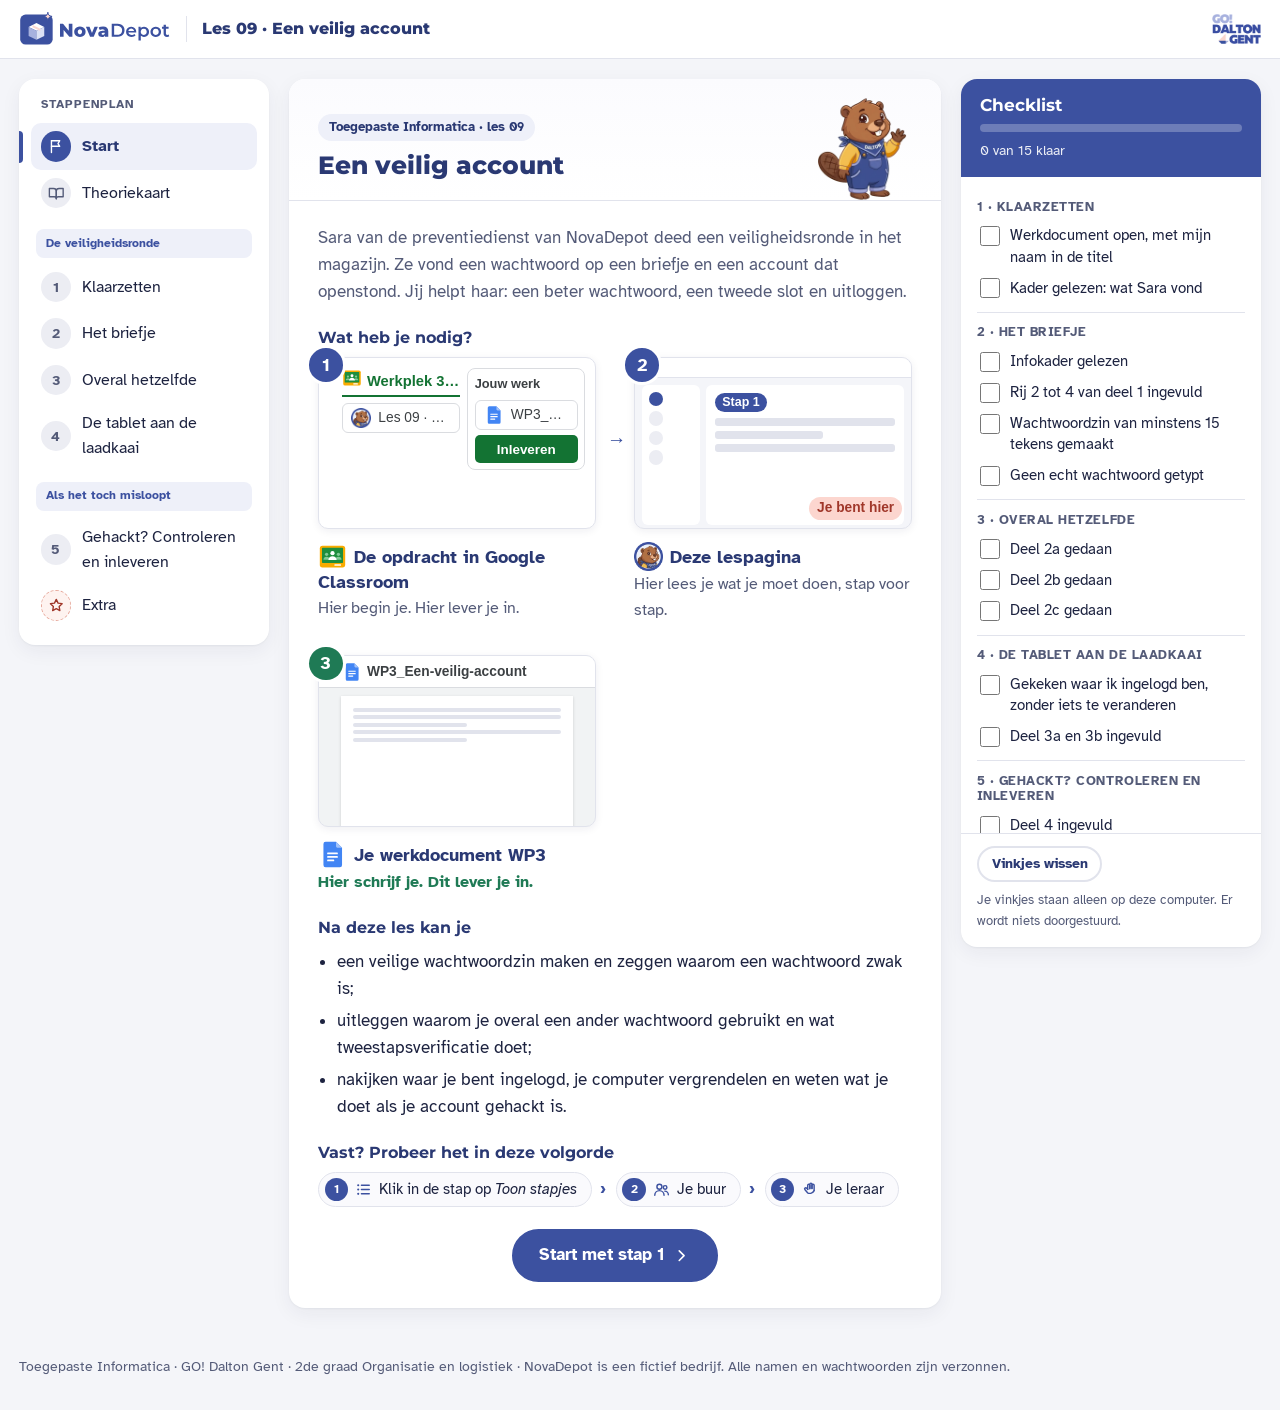
<file: index.html>
<!DOCTYPE html>
<html lang="nl-BE">
<head>
  <meta charset="UTF-8">
  <meta name="viewport" content="width=device-width, initial-scale=1">
  <title>Lespagina · Les 09 · Een veilig account · NovaDepot</title>
  <link rel="icon" href="assets/logos/lespagina-icon.png" type="image/png">
  <link rel="stylesheet" href="css/style.css">
</head>
<body data-storage="novadepot_account_v1_" data-modus-start="kort" data-laatste-stap="5" data-ai-hulp="uit">

<!-- Pictogrammen: eenvoudige lijntekeningen, eigen werk. Gebruik: een svg met class "ic" en daarin use met href naar het symbool. -->
<svg xmlns="http://www.w3.org/2000/svg" style="display:none">
  <symbol id="i-flag" viewBox="0 0 24 24"><path d="M5 21V4"/><path d="M5 4h12l-2.5 4 2.5 4H5"/></symbol>
  <symbol id="i-book" viewBox="0 0 24 24"><path d="M2 5h6a4 4 0 0 1 4 4v11a3 3 0 0 0-3-3H2z"/><path d="M22 5h-6a4 4 0 0 0-4 4v11a3 3 0 0 1 3-3h7z"/></symbol>
  <symbol id="i-check" viewBox="0 0 24 24"><path d="M5 12.5l4.5 4.5L19 7.5"/></symbol>
  <symbol id="i-check-circle" viewBox="0 0 24 24"><circle cx="12" cy="12" r="9"/><path d="M8 12.5l2.7 2.7L16 10"/></symbol>
  <symbol id="i-list" viewBox="0 0 24 24"><path d="M9 6h11M9 12h11M9 18h11"/><path d="M4.5 6h.01M4.5 12h.01M4.5 18h.01" stroke-width="3"/></symbol>
  <symbol id="i-bulb" viewBox="0 0 24 24"><path d="M9 18h6M10 21h4"/><path d="M12 3a6 6 0 0 0-4 10.5c.7.7 1 1.5 1 2.5h6c0-1 .3-1.8 1-2.5A6 6 0 0 0 12 3z"/></symbol>
  <symbol id="i-alert" viewBox="0 0 24 24"><path d="M12 3.5l9.5 17h-19z"/><path d="M12 10v4.5M12 17.5h.01"/></symbol>
  <symbol id="i-help" viewBox="0 0 24 24"><circle cx="12" cy="12" r="9"/><path d="M9.6 9.3a2.5 2.5 0 1 1 3.4 2.5c-.6.3-1 .8-1 1.5v.4M12 17h.01"/></symbol>
  <symbol id="i-monitor" viewBox="0 0 24 24"><rect x="3" y="4" width="18" height="12" rx="2"/><path d="M8 20h8M12 16v4"/></symbol>
  <symbol id="i-folder" viewBox="0 0 24 24"><path d="M3 6.5A1.5 1.5 0 0 1 4.5 5H9l2 2h8.5A1.5 1.5 0 0 1 21 8.5v10a1.5 1.5 0 0 1-1.5 1.5h-15A1.5 1.5 0 0 1 3 18.5z"/></symbol>
  <symbol id="i-doc" viewBox="0 0 24 24"><path d="M6 3h8l4 4v14H6z"/><path d="M14 3v4h4M9 12h6M9 16h6"/></symbol>
  <symbol id="i-download" viewBox="0 0 24 24"><path d="M12 3v12M7 10l5 5 5-5M4 20h16"/></symbol>
  <symbol id="i-send" viewBox="0 0 24 24"><path d="M12 15V3M7 8l5-5 5 5"/><path d="M4 14v6h16v-6"/></symbol>
  <symbol id="i-pen" viewBox="0 0 24 24"><path d="M4 20h4L19 9l-4-4L4 16z"/><path d="M13 7l4 4"/></symbol>
  <symbol id="i-layers" viewBox="0 0 24 24"><path d="M12 3l9 5-9 5-9-5z"/><path d="M3 13l9 5 9-5"/></symbol>
  <symbol id="i-chat" viewBox="0 0 24 24"><path d="M4 5h16v11H9l-5 4z"/></symbol>
  <symbol id="i-star" viewBox="0 0 24 24"><path d="M12 3.5l2.6 5.4 5.9.8-4.3 4.1 1 5.9L12 16.9l-5.2 2.8 1-5.9-4.3-4.1 5.9-.8z"/></symbol>
  <symbol id="i-link" viewBox="0 0 24 24"><path d="M10 14a4 4 0 0 0 5.7 0l3-3a4 4 0 0 0-5.7-5.7l-1 1"/><path d="M14 10a4 4 0 0 0-5.7 0l-3 3a4 4 0 0 0 5.7 5.7l1-1"/></symbol>
  <symbol id="i-spark" viewBox="0 0 24 24"><path d="M11 3l1.9 5.1L18 10l-5.1 1.9L11 17l-1.9-5.1L4 10l5.1-1.9z"/><path d="M18.5 14.5l.8 2.2 2.2.8-2.2.8-.8 2.2-.8-2.2-2.2-.8 2.2-.8z"/></symbol>
  <symbol id="i-hand" viewBox="0 0 24 24"><path d="M8 12V6a1.5 1.5 0 0 1 3 0v5"/><path d="M11 10.5V4.5a1.5 1.5 0 0 1 3 0v6"/><path d="M14 10.5V6a1.5 1.5 0 0 1 3 0v7.5"/><path d="M8 11.5l-1.5-1.5a1.6 1.6 0 0 0-2.3 2.3l3.6 4.2A6.5 6.5 0 0 0 17 13.5"/></symbol>
  <symbol id="i-users" viewBox="0 0 24 24"><circle cx="9" cy="8" r="3.5"/><path d="M2.5 20a6.5 6.5 0 0 1 13 0"/><circle cx="17" cy="9" r="2.5"/><path d="M16.5 14.2a5 5 0 0 1 5 5"/></symbol>
  <symbol id="i-left" viewBox="0 0 24 24"><path d="M15 6l-6 6 6 6"/></symbol>
  <symbol id="i-right" viewBox="0 0 24 24"><path d="M9 6l6 6-6 6"/></symbol>
  <symbol id="i-calendar" viewBox="0 0 24 24"><rect x="3.5" y="5" width="17" height="15" rx="2"/><path d="M8 3v4M16 3v4M3.5 10h17"/></symbol>
  <symbol id="i-hash" viewBox="0 0 24 24"><path d="M9.5 4L7.5 20M16.5 4l-2 16M4 9h16M3.5 15h16"/></symbol>
  <symbol id="i-sort" viewBox="0 0 24 24"><path d="M4 7h9M4 12h6M4 17h3"/><path d="M17 5v14M14 16l3 3 3-3"/></symbol>
  <symbol id="i-info" viewBox="0 0 24 24"><circle cx="12" cy="12" r="9"/><path d="M12 11v5.5M12 7.6h.01"/></symbol>
  <symbol id="i-lock" viewBox="0 0 24 24"><rect x="5" y="11" width="14" height="9" rx="2"/><path d="M8 11V8a4 4 0 0 1 8 0v3"/></symbol>
</svg>

<div class="teacher-banner">Leraarweergave: de roze kaders tonen waar je een screenshot kan plaatsen. Leerlingen zien die kaders niet.</div>

<header class="topbar">
  <div class="topbar-inner">
    <a class="brand" href="index.html" title="Naar het begin van de les">
      <img src="assets/novadepot-logo.svg" alt="NovaDepot">
      <span class="brand-lesson">Les 09 · Een veilig account</span>
    </a>
    <span class="topbar-spacer"></span>
    <img class="dalton-mark" src="assets/dalton-gent-logo.png" alt="GO! Dalton Gent">
  </div>
</header>

<div class="layout">

  <!-- ============ LINKS: de route ============ -->
  <nav class="route" aria-label="Stappenplan">
    <p class="route-title">Stappenplan</p>
    <button class="nav-btn" type="button" data-step="start"><span class="nav-num"><svg class="ic" aria-hidden="true"><use href="#i-flag"/></svg></span><span class="nav-lbl">Start</span></button>
    <button class="nav-btn" type="button" data-step="theorie"><span class="nav-num"><svg class="ic" aria-hidden="true"><use href="#i-book"/></svg></span><span class="nav-lbl">Theoriekaart</span></button>

    <p class="route-group">De veiligheidsronde</p>
    <button class="nav-btn" type="button" data-step="1"><span class="nav-num"><span class="nav-n">1</span><svg class="ic nav-check" aria-hidden="true"><use href="#i-check"/></svg></span><span class="nav-lbl">Klaarzetten</span></button>
    <button class="nav-btn" type="button" data-step="2"><span class="nav-num"><span class="nav-n">2</span><svg class="ic nav-check" aria-hidden="true"><use href="#i-check"/></svg></span><span class="nav-lbl">Het briefje</span></button>
    <button class="nav-btn" type="button" data-step="3"><span class="nav-num"><span class="nav-n">3</span><svg class="ic nav-check" aria-hidden="true"><use href="#i-check"/></svg></span><span class="nav-lbl">Overal hetzelfde</span></button>
    <button class="nav-btn" type="button" data-step="4"><span class="nav-num"><span class="nav-n">4</span><svg class="ic nav-check" aria-hidden="true"><use href="#i-check"/></svg></span><span class="nav-lbl">De tablet aan de laadkaai</span></button>

    <p class="route-group">Als het toch misloopt</p>
    <button class="nav-btn" type="button" data-step="5"><span class="nav-num"><span class="nav-n">5</span><svg class="ic nav-check" aria-hidden="true"><use href="#i-check"/></svg></span><span class="nav-lbl">Gehackt? Controleren en inleveren</span></button>
    <button class="nav-btn extra" type="button" data-step="extra"><span class="nav-num"><svg class="ic" aria-hidden="true"><use href="#i-star"/></svg></span><span class="nav-lbl">Extra</span></button>
  </nav>

  <!-- ============ MIDDEN: één stap tegelijk ============ -->
  <main id="main">

    <!-- ===== START ===== -->
    <section class="pane" id="pane-start" aria-labelledby="h-start">
      <article class="card">
        <header class="card-head met-mascotte">
          <div>
            <div class="tags"><span class="tag tag-where">Toegepaste Informatica · les 09</span></div>
            <h1 id="h-start">Een veilig account</h1>
          </div>
          <img class="mascotte-kop" src="assets/mascotte/dalton_welkom.webp" alt="" width="120" height="120">
        </header>
        <div class="card-body">
          <p class="intro">Sara van de preventiedienst van NovaDepot deed een veiligheidsronde in het magazijn. Ze vond een wachtwoord op een briefje en een account dat openstond. Jij helpt haar: een beter wachtwoord, een tweede slot en uitloggen.</p>

          <h2 class="sec">Wat heb je nodig?</h2>
          <ol class="nodig">
            <li class="nodig-item">
              <div class="mock mock-opdracht" aria-hidden="true">
                <div class="mo-midden">
                  <div class="mo-titel"><img class="logo" src="assets/logos/classroom.svg" alt="">Werkplek 3 — Een veilig account</div>
                  <div class="mo-chip"><img class="logo" src="assets/logos/lespagina.webp" alt=""><span>Les 09 · Een veilig account</span></div>
                </div>
                <div class="mo-werk">
                  <div class="mo-werk-kop">Jouw werk</div>
                  <div class="mo-chip"><img class="logo" src="assets/logos/docs.svg" alt=""><span>WP3_Een-veilig-account</span></div>
                  <div class="mo-knop">Inleveren</div>
                </div>
              </div>
              <p class="nodig-naam"><img class="logo" src="assets/logos/classroom.svg" alt="">De opdracht in Google Classroom</p>
              <p class="nodig-uitleg">Hier begin je. Hier lever je in.</p>
            </li>
            <li class="nodig-item">
              <div class="mock mock-lespagina" aria-hidden="true">
                <div class="ml-balk"></div>
                <div class="ml-midden">
                  <div class="ml-route"><span></span><span></span><span></span><span></span></div>
                  <div class="ml-stap"><span class="ml-tag">Stap 1</span><span class="ml-lijn"></span><span class="ml-lijn kort"></span><span class="ml-lijn"></span></div>
                </div>
                <div class="ml-hier">Je bent hier</div>
              </div>
              <p class="nodig-naam"><img class="logo" src="assets/logos/lespagina.webp" alt="">Deze lespagina</p>
              <p class="nodig-uitleg">Hier lees je wat je moet doen, stap voor stap.</p>
            </li>
            <li class="nodig-item inleveren">
              <div class="mock mock-werkdocument" aria-hidden="true">
                <div class="mw-balk"><img class="logo" src="assets/logos/docs.svg" alt="">WP3_Een-veilig-account</div>
                <div class="mw-blad"><div class="mw-tekst"><span></span><span></span><span class="kort"></span><span></span><span class="kort"></span></div></div>
              </div>
              <p class="nodig-naam"><img class="logo" src="assets/logos/docs.svg" alt="">Je werkdocument WP3</p>
              <p class="nodig-uitleg">Hier schrijf je. Dit lever je in.</p>
            </li>
          </ol>

          <h2 class="sec">Na deze les kan je</h2>
          <ul class="doelen">
            <li>een veilige wachtwoordzin maken en zeggen waarom een wachtwoord zwak is;</li>
            <li>uitleggen waarom je overal een ander wachtwoord gebruikt en wat tweestapsverificatie doet;</li>
            <li>nakijken waar je bent ingelogd, je computer vergrendelen en weten wat je doet als je account gehackt is.</li>
          </ul>

          <h2 class="sec">Vast? Probeer het in deze volgorde</h2>
          <ol class="vast">
            <li><svg class="ic" aria-hidden="true"><use href="#i-list"/></svg><span>Klik in de stap op <em>Toon stapjes</em></span></li>
            <li><svg class="ic" aria-hidden="true"><use href="#i-users"/></svg><span>Je buur</span></li>
            <li class="ai-hulp"><svg class="ic" aria-hidden="true"><use href="#i-spark"/></svg><span>AI-hulp in de opdracht</span></li>
            <li><svg class="ic" aria-hidden="true"><use href="#i-hand"/></svg><span>Je leraar</span></li>
          </ol>

          <p class="start-cta"><button class="btn btn-primary" type="button" data-goto="1">Start met stap 1 <svg class="ic" aria-hidden="true"><use href="#i-right"/></svg></button></p>
        </div>
      </article>
    </section>

    <!-- ===== THEORIEKAART ===== -->
    <section class="pane" id="pane-theorie" aria-labelledby="h-theorie">
      <article class="card">
        <header class="card-head">
          <div class="tags"><span class="tag tag-where">Spiekbriefje</span></div>
          <h2 id="h-theorie">Theoriekaart</h2>
        </header>
        <div class="card-body">
          <p class="intro">Alles op één plek. Kom hier terug als je iets niet meer weet.</p>

          <div class="t-grid">
            <section class="t-card">
              <h3><svg class="ic" aria-hidden="true"><use href="#i-layers"/></svg>Zo werkt elke les</h3>
              <ul>
                <li>Je start in Classroom, bij de opdracht van vandaag.</li>
                <li>In de opdracht staan de lespagina en je werkdocument.</li>
                <li>Klaar? Doe de zelftest in de laatste stap. Dan zie je hoe je inlevert.</li>
              </ul>
            </section>
            <section class="t-card">
              <h3><svg class="ic" aria-hidden="true"><use href="#i-lock"/></svg>Een sterk wachtwoord</h3>
              <ul>
                <li>Minstens <strong>15 tekens</strong>. Lang is sterker dan ingewikkeld.</li>
                <li>Geen naam, bedrijf, geboortejaar of jaartal: dat probeert een computer eerst.</li>
                <li>Een pincode van 4 cijfers heeft 10 000 mogelijkheden. Een computer probeert ze meteen allemaal.</li>
              </ul>
            </section>
            <section class="t-card">
              <h3><svg class="ic" aria-hidden="true"><use href="#i-pen"/></svg>Een wachtwoordzin maken</h3>
              <p>Een rare zin die alleen jij kent, van minstens <strong>4 woorden</strong>, met een cijfer of teken.</p>
              <ul>
                <li><code>7 blauwe heftrucks eten soep!</code> (29 tekens: 4 woorden, een cijfer en een teken)</li>
                <li>4 woorden uit 10 000 woorden zijn er een 1 met 16 nullen.</li>
                <li>Gebruik nooit een voorbeeld uit een les als echt wachtwoord.</li>
              </ul>
            </section>
            <section class="t-card">
              <h3><svg class="ic" aria-hidden="true"><use href="#i-users"/></svg>Overal een ander wachtwoord</h3>
              <ul>
                <li>Raakt iemand in één account, dan probeert die hetzelfde wachtwoord op je andere accounts.</li>
                <li>Een <strong>wachtwoordkluis</strong> onthoudt al je wachtwoorden. Jij onthoudt er nog één.</li>
                <li>Geef je wachtwoord aan niemand. Je typt het alleen op de echte aanmeldpagina, nooit in een document.</li>
              </ul>
            </section>
            <section class="t-card">
              <h3><svg class="ic" aria-hidden="true"><use href="#i-check-circle"/></svg>Twee sloten: tweestapsverificatie</h3>
              <p>Je bewijst op twee verschillende manieren wie je bent.</p>
              <ul>
                <li>iets wat je <strong>weet</strong>: wachtwoord, pincode</li>
                <li>iets wat je <strong>hebt</strong>: een code op je gsm</li>
                <li>iets wat je <strong>bent</strong>: vingerafdruk, gezicht</li>
              </ul>
            </section>
            <section class="t-card">
              <h3><svg class="ic" aria-hidden="true"><use href="#i-monitor"/></svg>Een gedeelde computer</h3>
              <ul>
                <li><strong>Log uit</strong> als je klaar bent op een computer die ook van anderen is.</li>
                <li>Even weg? <span class="key">Windows</span> + <span class="key">L</span> zet je computer op slot.</li>
                <li>Een tabblad sluiten is geen uitloggen: je blijft aangemeld.</li>
              </ul>
            </section>
            <section class="t-card">
              <h3><svg class="ic" aria-hidden="true"><use href="#i-hand"/></svg>Waar ben ik ingelogd?</h3>
              <ul>
                <li>Ga naar <strong>google.com/devices</strong>: onder <span class="ui">Je apparaten</span> zie je je toestellen.</li>
                <li>Een toestel dat niet van jou is? Klik erop › <span class="ui">Uitloggen</span>.</li>
              </ul>
            </section>
            <section class="t-card">
              <h3><svg class="ic" aria-hidden="true"><use href="#i-alert"/></svg>Gehackt?</h3>
              <ul>
                <li>Verander <strong>meteen</strong> je wachtwoord. Ook dat van je andere accounts.</li>
                <li>Zet tweestapsverificatie aan.</li>
                <li>Werkaccount? Verwittig meteen je werkgever.</li>
              </ul>
            </section>
            <section class="t-card wide">
              <h3><svg class="ic" aria-hidden="true"><use href="#i-chat"/></svg>Woorden</h3>
              <table class="t-rows">
                <tr><th>wachtwoordzin</th><td>een lang wachtwoord dat een zin is. Safeonweb zegt <em>wachtzin</em>.</td></tr>
                <tr><th>tweestapsverificatie</th><td>op twee manieren bewijzen wie je bent</td></tr>
                <tr><th>wachtwoordkluis</th><td>een programma dat al je wachtwoorden bewaart</td></tr>
                <tr><th>uitloggen</th><td>je account op een toestel afsluiten</td></tr>
                <tr><th>vergrendelen</th><td>je computer op slot zetten tot je weer aanmeldt</td></tr>
                <tr><th>gehackt</th><td>iemand anders raakte in je account</td></tr>
              </table>
            </section>

            <section class="t-card wide warn">
              <h3><svg class="ic" aria-hidden="true"><use href="#i-alert"/></svg>Veelgemaakte fouten</h3>
              <ul>
                <li>Een voorbeeld uit een les gebruiken als echt wachtwoord.</li>
                <li>Twee wachtwoorden na elkaar aanzien voor tweestapsverificatie: dat is twee keer iets wat je weet.</li>
                <li>Een tabblad sluiten en denken dat je uitgelogd bent.</li>
                <li>Je wachtwoord delen met een vriend of een collega. Bijna 2 op de 3 Vlaamse jongeren deelden het voorbije jaar een wachtwoord, 1 op 6 met een vriend.</li>
              </ul>
            </section>
          </div>
        </div>
      </article>
    </section>

    <!-- ===== STAP 1 ===== -->
    <section class="pane" id="pane-1" aria-labelledby="h-1">
      <article class="card">
        <header class="card-head">
          <div class="tags"><span class="tag tag-step">Stap 1</span><span class="tag tag-where"><img class="logo" src="assets/logos/docs.svg" alt=""> Werkdocument</span></div>
          <h2 id="h-1">Klaarzetten</h2>
        </header>
        <div class="card-body">
          <p class="intro">Je opent je werkdocument en leest wat Sara vond.</p>
          <div class="todo-box">
            <div class="todo-head"><h3><svg class="ic" aria-hidden="true"><use href="#i-list"/></svg> Wat moet je doen?</h3></div>
            <ol class="doe">
              <li><details class="stapjes" open><summary><span class="doe-tekst">Open je werkdocument <strong>WP3_Een-veilig-account</strong>.</span><span class="stapjes-knop" aria-hidden="true"></span></summary>
                <ol class="klein">
                  <li><p>Kijk in je opdracht in <strong class="met-logo"><img class="logo" src="assets/logos/classroom.svg" alt="">Google Classroom</strong> rechts, bij <strong>Jouw werk</strong>.</p><div class="mock mock-opdracht mini-mock" role="img" aria-label="Tekening van de opdracht in Google Classroom. Rechts het vak Jouw werk, in een rood kader."><div class="mo-midden"><div class="mo-titel"><img class="logo" src="assets/logos/classroom.svg" alt="">Werkplek 3 — Een veilig account</div><div class="mo-chip"><img class="logo" src="assets/logos/lespagina.webp" alt=""><span>Lespagina · Les 09</span></div></div><div class="mo-werk wijs"><div class="mo-werk-kop">Jouw werk</div><div class="mo-chip"><img class="logo" src="assets/logos/docs.svg" alt=""><span>WP3_Een-veilig-account</span></div><div class="mo-knop">Inleveren</div></div></div></li>
                  <li><p>Klik op <strong>WP3_Een-veilig-account</strong>. Jouw naam staat in de titel.</p><div class="mock mock-opdracht mini-mock" role="img" aria-label="Tekening van de opdracht. Bij Jouw werk staat het werkdocument WP3 in een rood kader."><div class="mo-midden"><div class="mo-titel"><img class="logo" src="assets/logos/classroom.svg" alt="">Werkplek 3 — Een veilig account</div><div class="mo-chip"><img class="logo" src="assets/logos/lespagina.webp" alt=""><span>Lespagina · Les 09</span></div></div><div class="mo-werk"><div class="mo-werk-kop">Jouw werk</div><div class="mo-chip wijs"><img class="logo" src="assets/logos/docs.svg" alt=""><span>WP3_Een-veilig-account</span></div><div class="mo-knop">Inleveren</div></div></div></li>
                </ol>
              </details></li>
              <li><span class="doe-tekst">Lees het kader bovenaan je werkdocument: wat vond Sara?</span><span class="sub">Het zijn drie dingen. Je gebruikt ze in de volgende stappen.</span></li>
            </ol>
          </div>
          <div class="tip"><svg class="ic" aria-hidden="true"><use href="#i-bulb"/></svg><p><strong>Staat jouw naam niet in de titel?</strong> Dan opende je niet je eigen kopie. Klik in je opdracht rechts, bij <em>Jouw werk</em>.</p></div>
        </div>
        <footer class="card-nav">
          <button class="btn" type="button" data-goto="start"><svg class="ic" aria-hidden="true"><use href="#i-left"/></svg> Start</button>
          <button class="btn btn-primary" type="button" data-goto="2">Stap 2 <svg class="ic" aria-hidden="true"><use href="#i-right"/></svg></button>
        </footer>
      </article>
    </section>

    <!-- ===== STAP 2 ===== -->
    <section class="pane" id="pane-2" aria-labelledby="h-2">
      <article class="card">
        <header class="card-head">
          <div class="tags"><span class="tag tag-step">Stap 2</span><span class="tag tag-where"><img class="logo" src="assets/logos/docs.svg" alt=""> Werkdocument, deel 1</span></div>
          <h2 id="h-2">Het briefje</h2>
        </header>
        <div class="card-body">
          <p class="intro">Sara vond een wachtwoord op een briefje. Jij beoordeelt wachtwoorden en maakt er zelf een dat wel veilig is.</p>
          <div class="todo-box">
            <div class="todo-head"><h3><svg class="ic" aria-hidden="true"><use href="#i-list"/></svg> Wat moet je doen?</h3></div>
            <ol class="doe">
              <li><span class="doe-tekst">Lees het infokader hieronder.</span><span class="sub">Je leest eerst. Daarna beoordeel je wachtwoorden.</span></li>
              <li><details class="stapjes" open><summary><span class="doe-tekst">Vul de tabel van <strong>deel 1</strong> in.</span><span class="stapjes-knop" aria-hidden="true"></span></summary>
                <ol class="klein">
                  <li><p>Kijk naar het briefje op de magazijn-pc. Rij 1 van de tabel is al ingevuld: dat deden we samen.</p><div class="teken-scherm" role="img" aria-label="Tekening van het scherm van de magazijn-pc. Op het scherm kleeft een geel briefje met het wachtwoord Nova2026!"><div class="ts-beeld"><div class="ts-venster"><span></span><span class="kort"></span><span></span></div><div class="ts-briefje wijs">Nova2026!</div></div><div class="ts-voet"></div><div class="ts-voet2"></div></div></li>
                  <li><p>Typ bij rij 2, 3 en 4 in het lichtblauwe vak: <strong>ja</strong> of <strong>nee</strong>.</p><table class="teken-wd" role="img" aria-label="Tekening van de tabel in deel 1. Rij 1, Nova2026! met nee en een reden, is al ingevuld. In de andere rijen staan lichtblauwe vakken."><tr><th>Wachtwoord</th><th>Veilig?</th><th>Waarom?</th></tr><tr><td>Nova2026!</td><td class="grijs">nee</td><td class="grijs">Te kort: 9 tekens …</td></tr><tr><td>tompeeters</td><td class="vak wijs"></td><td class="vak breed"></td></tr></table></li>
                  <li><p>Typ bij <strong>Waarom?</strong> één reden.</p><table class="teken-wd" role="img" aria-label="Tekening van de tabel in deel 1. Rij 1 is al ingevuld. In de andere rijen staat bij Waarom een lichtblauw vak."><tr><th>Wachtwoord</th><th>Veilig?</th><th>Waarom?</th></tr><tr><td>Nova2026!</td><td class="grijs">nee</td><td class="grijs">Te kort: 9 tekens …</td></tr><tr><td>tompeeters</td><td class="vak"></td><td class="vak breed wijs"></td></tr></table></li>
                </ol>
              </details></li>
              <li><details class="stapjes" open><summary><span class="doe-tekst">Maak je eigen <strong>wachtwoordzin</strong> voor de magazijn-pc.</span><span class="stapjes-knop" aria-hidden="true"></span></summary>
                <ol class="klein">
                  <li><p>Bedenk een rare zin van minstens 4 woorden, met een cijfer of teken.</p></li>
                  <li><p>Typ de zin in het lichtblauwe vak onder de tabel.</p><table class="teken-wd" role="img" aria-label="Tekening van het lichtblauwe vak onder de tabel, in een rood kader."><tr><td class="vak breed wijs" style="min-width:260px;height:34px"></td></tr></table></li>
                  <li><p>Tel de tekens. Spaties en tekens tellen mee. Minstens 15?</p><div class="teken-ui" role="img" aria-label="Tekening: de zin 7 blauwe heftrucks eten soep! met daarnaast het aantal tekens, 29."><span class="t-veld"><code>7 blauwe heftrucks eten soep!</code></span><span class="t-grijs">29 tekens</span></div></li>
                </ol>
              </details><span class="sub">Gebruik nooit een voorbeeld uit een les als echt wachtwoord: dat kent de hele klas. Typ nooit een echt wachtwoord, ook niet in je werkdocument.</span></li>
            </ol>
          </div>
          <div class="info" role="group" aria-labelledby="info-sterk">
            <div class="info-kop"><svg class="ic" aria-hidden="true"><use href="#i-info"/></svg><span class="info-soort">Info</span><h3 id="info-sterk">Een sterk wachtwoord</h3><span class="info-bij">bij deel 1</span></div>
            <div class="info-body">
              <ul>
                <li>Een sterk wachtwoord is <strong>lang</strong>: minstens 15 tekens.</li>
                <li>Lang is sterker dan ingewikkeld: elk teken erbij geeft veel meer mogelijkheden. Een pincode van 4 cijfers heeft 10 000 mogelijkheden, en een computer probeert ze meteen allemaal. 4 woorden uit 10 000 woorden zijn er een 1 met 16 nullen.</li>
                <li>Een computer probeert eerst een naam, de naam van een bedrijf, een geboortejaar of een jaartal.</li>
                <li>Moeilijk te onthouden? Maak een <strong>wachtwoordzin</strong>: een rare zin van minstens 4 woorden, met een cijfer of teken. Alleen jij kent hem.</li>
              </ul>
            </div>
          </div>
          <div class="tip"><svg class="ic" aria-hidden="true"><use href="#i-bulb"/></svg><p><strong>Telt je wachtwoordzin minder dan 15 tekens?</strong> Voeg een woord toe. Spaties en tekens tellen mee.</p></div>
        </div>
        <footer class="card-nav">
          <button class="btn" type="button" data-goto="1"><svg class="ic" aria-hidden="true"><use href="#i-left"/></svg> Stap 1</button>
          <button class="btn btn-primary" type="button" data-goto="3">Stap 3 <svg class="ic" aria-hidden="true"><use href="#i-right"/></svg></button>
        </footer>
      </article>
    </section>

    <!-- ===== STAP 3 ===== -->
    <section class="pane" id="pane-3" aria-labelledby="h-3">
      <article class="card">
        <header class="card-head">
          <div class="tags"><span class="tag tag-step">Stap 3</span><span class="tag tag-where"><img class="logo" src="assets/logos/docs.svg" alt=""> Werkdocument, deel 2</span></div>
          <h2 id="h-3">Overal hetzelfde</h2>
        </header>
        <div class="card-body">
          <p class="intro">Tom gebruikt het wachtwoord van het briefje ook voor zijn e-mail. Wat is daar mis mee, en wat helpt?</p>
          <div class="todo-box">
            <div class="todo-head"><h3><svg class="ic" aria-hidden="true"><use href="#i-list"/></svg> Wat moet je doen?</h3></div>
            <ol class="doe">
              <li><span class="doe-tekst">Lees de twee infokaders hieronder.</span><span class="sub">Ze staan in de volgorde van de vragen.</span></li>
              <li><details class="stapjes" open><summary><span class="doe-tekst">Doe <strong>deel 2a</strong>.</span><span class="stapjes-knop" aria-hidden="true"></span></summary>
                <ol class="klein">
                  <li><p>Lees de vraag over Tom en zijn e-mail.</p></li>
                  <li><p>Typ een <strong>x</strong> in het lichtblauwe vak naast één antwoord.</p><table class="teken-wd" role="img" aria-label="Tekening van een tabel met antwoorden. Links een lichtblauw vak in een rood kader, rechts het antwoord."><tr><th>Een x bij</th><th>Antwoord</th></tr><tr><td class="vak wijs"></td><td>een antwoord</td></tr><tr><td class="vak"></td><td>een ander antwoord</td></tr></table></li>
                </ol>
              </details></li>
              <li><span class="doe-tekst">Doe <strong>deel 2b</strong>: weet, hebt of bent?</span><span class="sub">Rij 1 is al ingevuld. Typ in de andere rijen: iets wat je weet, hebt of bent.</span></li>
              <li><span class="doe-tekst">Doe <strong>deel 2c</strong>: typ je uitleg in het vak.</span><span class="sub">Eén of twee zinnen is genoeg.</span></li>
            </ol>
          </div>
          <div class="info" role="group" aria-labelledby="info-ander">
            <div class="info-kop"><svg class="ic" aria-hidden="true"><use href="#i-info"/></svg><span class="info-soort">Info</span><h3 id="info-ander">Overal een ander wachtwoord</h3><span class="info-bij">bij deel 2a</span></div>
            <div class="info-body">
              <ul>
                <li>Raakt iemand in één account, dan probeert die hetzelfde wachtwoord op je andere accounts.</li>
                <li>Een <strong>wachtwoordkluis</strong> onthoudt al je wachtwoorden voor jou. Jij onthoudt er nog één.</li>
              </ul>
            </div>
          </div>
          <div class="info" role="group" aria-labelledby="info-sloten">
            <div class="info-kop"><svg class="ic" aria-hidden="true"><use href="#i-info"/></svg><span class="info-soort">Info</span><h3 id="info-sloten">Twee sloten op de deur: tweestapsverificatie</h3><span class="info-bij">bij deel 2b en 2c</span></div>
            <div class="info-body">
              <ul>
                <li>Je bewijst op <strong>twee manieren</strong> wie je bent.</li>
                <li>Er zijn drie soorten bewijs:</li>
              </ul>
              <table class="info-tabel">
                <tr><th>iets wat je <strong>weet</strong></th><td>een wachtwoord, een pincode</td></tr>
                <tr><th>iets wat je <strong>hebt</strong></th><td>een code op je gsm</td></tr>
                <tr><th>iets wat je <strong>bent</strong></th><td>je vingerafdruk, je gezicht</td></tr>
              </table>
              <ul style="margin-top:.6rem"><li>Ook itsme is tweestapsverificatie.</li></ul>
            </div>
          </div>
          <div class="tip"><svg class="ic" aria-hidden="true"><use href="#i-bulb"/></svg><p><strong>Twee wachtwoorden na elkaar?</strong> Dat is geen tweestapsverificatie: het is twee keer iets wat je <em>weet</em>.</p></div>
        </div>
        <footer class="card-nav">
          <button class="btn" type="button" data-goto="2"><svg class="ic" aria-hidden="true"><use href="#i-left"/></svg> Stap 2</button>
          <button class="btn btn-primary" type="button" data-goto="4">Stap 4 <svg class="ic" aria-hidden="true"><use href="#i-right"/></svg></button>
        </footer>
      </article>
    </section>

    <!-- ===== STAP 4 ===== -->
    <section class="pane" id="pane-4" aria-labelledby="h-4">
      <article class="card">
        <header class="card-head">
          <div class="tags"><span class="tag tag-step">Stap 4</span><span class="tag tag-where"><svg class="ic" aria-hidden="true"><use href="#i-lock"/></svg> Google-account</span><span class="tag tag-where"><img class="logo" src="assets/logos/docs.svg" alt=""> Werkdocument, deel 3</span></div>
          <h2 id="h-4">De tablet aan de laadkaai</h2>
        </header>
        <div class="card-body">
          <p class="intro">Het account van Tom stond nog open op de tablet. Jij kijkt in je eigen Google-account waar jij bent ingelogd.</p>
          <div class="todo-box">
            <div class="todo-head"><h3><svg class="ic" aria-hidden="true"><use href="#i-list"/></svg> Wat moet je doen?</h3></div>
            <ol class="doe">
              <li><span class="doe-tekst">Klik op deze knop: <a class="btn btn-primary btn-dl" href="https://google.com/devices" target="_blank" rel="noopener"><svg class="ic" aria-hidden="true"><use href="#i-link"/></svg> Waar ben ik ingelogd?</a></span><span class="sub">Er opent een nieuw tabblad met je Google-account.</span></li>
              <li><details class="stapjes" open><summary><span class="doe-tekst">Bekijk waar <strong>jij</strong> bent ingelogd. Verander niets: je kijkt alleen.</span><span class="stapjes-knop" aria-hidden="true"></span></summary>
                <ol class="klein">
                  <li><p>Vraagt Google je wachtwoord opnieuw? Dat is normaal: zo beschermt Google je account. Typ je wachtwoord › <span class="ui">Volgende</span>.<span class="sub">Kijk eerst of bovenaan <strong>accounts.google.com</strong> staat. Je wachtwoord typ je alleen op de echte aanmeldpagina.</span></p><img class="mini" src="assets/stapjes/wachtwoord-opnieuw.png" alt="Google vraagt: Als je wilt doorgaan, moet je eerst verifiëren dat jij het bent. Het vak Voer je wachtwoord in en de knop Volgende staan in een rood kader. Naam en e-mailadres zijn afgedekt." loading="lazy"></li>
                  <li><p>Kijk naar <strong>Je apparaten</strong>: de computers en toestellen waarop je bent of onlangs was ingelogd. De computer van vandaag staat erbij.</p><img class="mini" src="assets/stapjes/je-apparaten.png" alt="De pagina Je apparaten in een Google-account. De computer waarop je nu werkt, staat bovenaan met Je huidige sessie, in een rood kader. Plaatsen zijn afgedekt." loading="lazy"></li>
                  <li><p>Een toestel dat niet van jou is? Daar klik je op › <span class="ui">Uitloggen</span>.<span class="sub">Vandaag verander je niets.</span></p><img class="mini" src="assets/stapjes/uitloggen.png" alt="Een toestel uit de lijst, opengeklikt. De knop Uitloggen staat in een rood kader. De plaats is afgedekt." loading="lazy"></li>
                </ol>
              </details></li>
              <li><span class="doe-tekst">Lees het infokader hieronder.</span><span class="sub">Druk nu niet op Windows + L: je leraar toonde het al.</span></li>
              <li><span class="doe-tekst">Doe <strong>deel 3a en 3b</strong>.</span><span class="sub">Typ je antwoord in de lichtblauwe vakken.</span></li>
            </ol>
          </div>
          <div class="info" role="group" aria-labelledby="info-afsluiten">
            <div class="info-kop"><svg class="ic" aria-hidden="true"><use href="#i-info"/></svg><span class="info-soort">Info</span><h3 id="info-afsluiten">Uitloggen en vergrendelen</h3><span class="info-bij">bij deel 3a en 3b</span></div>
            <div class="info-body">
              <ul>
                <li><strong>Uitloggen</strong>: je account staat op dat toestel niet meer open. Bij <em>Je apparaten</em> klik je op het toestel en dan op <span class="ui">Uitloggen</span>. Zo kan je ook uitloggen op een toestel waar je niet meer bij bent.</li>
                <li>Een tabblad sluiten is <strong>geen</strong> uitloggen: in die browser blijf je aangemeld.</li>
                <li><strong>Vergrendelen</strong>: ga je even weg van een computer die ook van anderen is? Druk op <span class="key">Windows</span> + <span class="key">L</span>. De computer gaat op slot tot je weer aanmeldt.</li>
              </ul>
            </div>
          </div>
          <div class="tip"><svg class="ic" aria-hidden="true"><use href="#i-bulb"/></svg><p><strong>Weet je je wachtwoord niet meer, of lukt het niet?</strong> Kijk dan naar de beelden bij de stapjes en ga verder met deel 3.</p></div>
        </div>
        <footer class="card-nav">
          <button class="btn" type="button" data-goto="3"><svg class="ic" aria-hidden="true"><use href="#i-left"/></svg> Stap 3</button>
          <button class="btn btn-primary" type="button" data-goto="5">Stap 5 <svg class="ic" aria-hidden="true"><use href="#i-right"/></svg></button>
        </footer>
      </article>
    </section>

    <!-- ===== STAP 5 ===== -->
    <section class="pane" id="pane-5" aria-labelledby="h-5">
      <article class="card">
        <header class="card-head met-mascotte">
          <div>
            <div class="tags"><span class="tag tag-step">Stap 5</span><span class="tag tag-where"><svg class="ic" aria-hidden="true"><use href="#i-send"/></svg> Opdracht</span><span class="tag tag-where"><img class="logo" src="assets/logos/docs.svg" alt=""> Werkdocument, deel 4</span></div>
            <h2 id="h-5">Gehackt? Controleren en inleveren</h2>
          </div>
          <img class="mascotte-kop" src="assets/mascotte/dalton_inleveren.webp" alt="" width="120" height="120">
        </header>
        <div class="card-body">
          <p class="intro">Tom krijgt een mail over een aanmelding op een onbekend toestel. Wat doet hij? Daarna test je jezelf. Alle drie juist? Dan zie je hoe je inlevert.</p>
          <div class="todo-box">
            <div class="todo-head"><h3><svg class="ic" aria-hidden="true"><use href="#i-list"/></svg> Wat moet je doen?</h3></div>
            <ol class="doe">
              <li><span class="doe-tekst">Lees het infokader hieronder.</span><span class="sub">Tom kreeg een mail over een aanmelding op een onbekend toestel.</span></li>
              <li><span class="doe-tekst">Vul <strong>deel 4</strong> in.</span><span class="sub">Deel 4a: een x bij één antwoord. Deel 4b: een x bij de drie juiste.</span></li>
              <li><span class="doe-tekst">Doe de <strong>zelftest</strong> hieronder.</span><span class="sub">Alle drie juist? Dan zie je hoe je inlevert.</span></li>
            </ol>
          </div>
          <div class="info" role="group" aria-labelledby="info-gehackt">
            <div class="info-kop"><svg class="ic" aria-hidden="true"><use href="#i-info"/></svg><span class="info-soort">Info</span><h3 id="info-gehackt">Is je account gehackt?</h3><span class="info-bij">bij deel 4</span></div>
            <div class="info-body">
              <ul>
                <li>Signalen: een mail over een aanmelding op een nieuw toestel, of berichten die jij niet stuurde.</li>
                <li>Kan je nog aanmelden? Verander <strong>meteen</strong> je wachtwoord, ook dat van je andere accounts, en zet tweestapsverificatie aan.</li>
                <li>Zijn werkgegevens gestolen? Verwittig meteen je werkgever.</li>
                <li>Zie je een toestel dat niet van jou is? Log daar uit.</li>
              </ul>
            </div>
          </div>
          <h3 class="quiz-kop">Zelftest: drie vragen</h3>
          <div class="quiz">
            <div class="quiz-q" data-ok="Juist: hij kent je wachtwoord, maar niet je tweede bewijs, zoals een code op je gsm of je vingerafdruk." data-nok="Nog niet. Hij kent je wachtwoord al: wat heeft hij dan nog nodig?">
              <p>1. Iemand kent jouw wachtwoord. Wat houdt hem nog tegen?</p>
              <div class="opts">
                <button type="button">Een langer wachtwoord</button>
                <button type="button" data-right>Tweestapsverificatie</button>
                <button type="button">Je tabblad sluiten</button>
              </div>
              <p class="feedback" role="status"></p>
            </div>
            <div class="quiz-q" data-ok="Juist: lang, een rare zin en geen naam of jaartal." data-nok="Nog niet. Kijk naar de lengte, en of er een naam of een jaartal in staat.">
              <p>2. Welke wachtwoordzin is het sterkst?</p>
              <div class="opts">
                <button type="button">Tom1234!</button>
                <button type="button">NovaDepot2026</button>
                <button type="button" data-right>Mijn kat eet 3 groene pallets!</button>
              </div>
              <p class="feedback" role="status"></p>
            </div>
            <div class="quiz-q" data-ok="Juist. Windows + L zet je computer op slot tot je weer aanmeldt." data-nok="Nog niet. Met je scherm uit of zonder iets te doen blijft je account open voor wie voorbijloopt.">
              <p>3. Je gaat even naar het toilet. Wat doe je met je computer in de klas?</p>
              <div class="opts">
                <button type="button" data-right>Windows + L</button>
                <button type="button">Niets, ik ben zo terug</button>
                <button type="button">Het scherm uitzetten</button>
              </div>
              <p class="feedback" role="status"></p>
            </div>
          </div>
          <p class="slot" aria-live="polite" data-codewoord="SLEUTEL"><svg class="ic ic-dicht" aria-hidden="true"><use href="#i-lock"/></svg><svg class="ic ic-open" aria-hidden="true"><use href="#i-check-circle"/></svg><span class="slot-tekst">Beantwoord de drie vragen hierboven juist. Dan zie je hier hoe je inlevert.</span></p>
          <div class="todo-box" data-na-zelftest="c5b">
            <div class="todo-head"><h3><svg class="ic" aria-hidden="true"><use href="#i-list"/></svg> Afwerken en inleveren</h3></div>
            <ol class="doe">
              <li><details class="stapjes" open><summary><span class="doe-tekst">Typ het codewoord in je werkdocument.</span><span class="stapjes-knop" aria-hidden="true"></span></summary>
                <ol class="klein">
                  <li><p>Scroll naar <strong>Nalezen</strong>, onderaan je werkdocument. Typ het codewoord in het vak.<span class="sub">Het codewoord staat in de groene regel hierboven.</span></p><img class="mini" src="assets/stapjes/s5-codewoord.png" alt="Nalezen in het werkdocument: de vraag naar het codewoord van de zelftest, met het vak eronder in een rood kader." loading="lazy"></li>
                </ol>
              </details></li>
              <li><span class="doe-tekst">Loop de <strong>controletabel</strong> onderaan je werkdocument na.</span><span class="sub">Typ een x bij wat klopt. Staat er iets open? Werk het eerst af.</span></li>
              <li><details class="stapjes" open><summary><span class="doe-tekst">Lever in.</span><span class="stapjes-knop" aria-hidden="true"></span></summary>
                <ol class="klein">
                  <li><p>Klik in je opdracht in <strong class="met-logo"><img class="logo" src="assets/logos/classroom.svg" alt="">Google Classroom</strong> rechts op <span class="ui">Inleveren</span>.</p><div class="mock mock-opdracht mini-mock" role="img" aria-label="Tekening van de opdracht. Bij Jouw werk staat de knop Inleveren in een rood kader."><div class="mo-midden"><div class="mo-titel"><img class="logo" src="assets/logos/classroom.svg" alt="">Werkplek 3 — Een veilig account</div><div class="mo-chip"><img class="logo" src="assets/logos/lespagina.webp" alt=""><span>Lespagina · Les 09</span></div></div><div class="mo-werk"><div class="mo-werk-kop">Jouw werk</div><div class="mo-chip"><img class="logo" src="assets/logos/docs.svg" alt=""><span>WP3_Een-veilig-account</span></div><div class="mo-knop wijs">Inleveren</div></div></div></li>
                  <li><p>Klik in het venster <em>Je werk inleveren?</em> nog eens op <span class="ui">Inleveren</span>.<span class="sub">Daarna staat er rechts <em>Ingeleverd</em>.</span></p></li>
                </ol>
              </details></li>
            </ol>
            <figure class="clip"><video src="assets/video/inleveren.mp4" poster="assets/video/inleveren.jpg" autoplay loop muted playsinline controls preload="metadata" aria-label="Filmpje: rechts, bij Jouw werk, op Inleveren klikken; in het venster Je werk inleveren? nog eens op Inleveren klikken; daarna staat er Ingeleverd."></video><figcaption>Filmpje van 10 seconden: zo lever je in. Het is een andere opdracht, de knoppen zijn dezelfde.</figcaption></figure>
          </div>
        </div>
        <footer class="card-nav">
          <button class="btn" type="button" data-goto="4"><svg class="ic" aria-hidden="true"><use href="#i-left"/></svg> Stap 4</button>
          <button class="btn btn-primary" type="button" data-goto="extra">Extra <svg class="ic" aria-hidden="true"><use href="#i-right"/></svg></button>
        </footer>
      </article>
    </section>

    <!-- ===== EXTRA ===== -->
    <section class="pane" id="pane-extra" aria-labelledby="h-extra">
      <article class="card">
        <header class="card-head">
          <div class="tags"><span class="tag tag-extra">Extra · niet verplicht</span></div>
          <h2 id="h-extra">Voor wie klaar is</h2>
        </header>
        <div class="card-body">
          <p class="intro">Begin hier pas nadat je hebt ingeleverd. Dit schrijf je nergens op: het blijft bij jou.</p>
          <div class="todo-box">
            <h3><svg class="ic" aria-hidden="true"><use href="#i-list"/></svg> Wat kan je doen?</h3>
            <ol class="todo">
              <li><strong>De wachtwoordtest van Safeonweb.</strong> Het zijn vragen over je eigen gewoontes. Je typt er geen wachtwoord, en je antwoorden blijven bij jou.<a class="btn btn-primary btn-dl" href="https://safeonweb.be/nl/wachtwoordtest" target="_blank" rel="noopener"><svg class="ic" aria-hidden="true"><use href="#i-link"/></svg> Wachtwoordtest</a></li>
              <li><strong>Een tip voor thuis.</strong> Zet tweestapsverificatie aan op je eigen e-mail. Safeonweb zegt: begin met je e-mail. Doe dat thuis, niet op je schoolaccount.</li>
            </ol>
          </div>
        </div>
        <footer class="card-nav">
          <button class="btn" type="button" data-goto="5"><svg class="ic" aria-hidden="true"><use href="#i-left"/></svg> Stap 5</button>
          <button class="btn" type="button" data-goto="start">Naar het begin</button>
        </footer>
      </article>
    </section>

  </main>

  <!-- ============ RECHTS: de checklist ============ -->
  <aside class="checklist leeg" id="checklist" aria-labelledby="h-cl">
    <div class="cl-head">
      <h2 id="h-cl">Checklist</h2>
      <div class="cl-bar" role="progressbar" aria-label="Voortgang" aria-valuemin="0" aria-valuemax="100" aria-valuenow="0"><div class="cl-fill" id="clFill"></div></div>
      <p class="cl-count" id="clCount">0 van 0 klaar</p>
    </div>
    <div class="cl-body">
      <div class="cl-group" data-step="1"><h3>1 · Klaarzetten</h3>
        <label class="cl-item"><input type="checkbox" id="c1a"><span>Werkdocument open, met mijn naam in de titel</span></label>
        <label class="cl-item"><input type="checkbox" id="c1b"><span>Kader gelezen: wat Sara vond</span></label>
      </div>
      <div class="cl-group" data-step="2"><h3>2 · Het briefje</h3>
        <label class="cl-item"><input type="checkbox" id="c2a"><span>Infokader gelezen</span></label>
        <label class="cl-item"><input type="checkbox" id="c2b"><span>Rij 2 tot 4 van deel 1 ingevuld</span></label>
        <label class="cl-item"><input type="checkbox" id="c2c"><span>Wachtwoordzin van minstens 15 tekens gemaakt</span></label>
        <label class="cl-item"><input type="checkbox" id="c2d"><span>Geen echt wachtwoord getypt</span></label>
      </div>
      <div class="cl-group" data-step="3"><h3>3 · Overal hetzelfde</h3>
        <label class="cl-item"><input type="checkbox" id="c3a"><span>Deel 2a gedaan</span></label>
        <label class="cl-item"><input type="checkbox" id="c3b"><span>Deel 2b gedaan</span></label>
        <label class="cl-item"><input type="checkbox" id="c3c"><span>Deel 2c gedaan</span></label>
      </div>
      <div class="cl-group" data-step="4"><h3>4 · De tablet aan de laadkaai</h3>
        <label class="cl-item"><input type="checkbox" id="c4a"><span>Gekeken waar ik ingelogd ben, zonder iets te veranderen</span></label>
        <label class="cl-item"><input type="checkbox" id="c4b"><span>Deel 3a en 3b ingevuld</span></label>
      </div>
      <div class="cl-group" data-step="5"><h3>5 · Gehackt? Controleren en inleveren</h3>
        <label class="cl-item"><input type="checkbox" id="c5a"><span>Deel 4 ingevuld</span></label>
        <label class="cl-item"><input type="checkbox" id="c5b"><span>Zelftest: alle drie juist</span></label>
        <label class="cl-item"><input type="checkbox" id="c5c"><span>Codewoord getypt, controletabel nagelezen</span></label>
        <label class="cl-item"><input type="checkbox" id="c5d"><span>Werkdocument ingeleverd</span></label>
      </div>
    </div>
    <div class="cl-foot">
      <button class="btn cl-toggle" type="button" id="clToggle" aria-expanded="false">Toon alles</button>
      <button class="btn" type="button" id="btnReset">Vinkjes wissen</button>
      <p class="cl-note">Je vinkjes staan alleen op deze computer. Er wordt niets doorgestuurd.</p>
    </div>
  </aside>
</div>

<!-- ============ Klaar! ============ -->
<div class="klaar-overlay" id="klaar" role="dialog" aria-modal="true" aria-labelledby="h-klaar" hidden>
  <div class="klaar-card">
    <img class="mascotte-klaar" src="assets/mascotte/dalton_succes.webp" alt="" width="150" height="150">
    <h2 id="h-klaar">Sara is tevreden!</h2>
    <p>Alles is afgevinkt. Heb je nog tijd? Kijk dan bij <strong>Extra</strong>.</p>
    <p>Vertrek je? <strong>Log uit</strong>, of druk op <span class="key">Windows</span> + <span class="key">L</span>.</p>
    <button class="btn btn-primary" type="button" id="klaarSluit">Sluiten</button>
  </div>
</div>

<footer class="site">
  Toegepaste Informatica · GO! Dalton Gent · 2de graad Organisatie en logistiek · NovaDepot is een fictief bedrijf. Alle namen en wachtwoorden zijn verzonnen.
</footer>

<script src="js/script.js"></script>
</body>
</html>
</file>
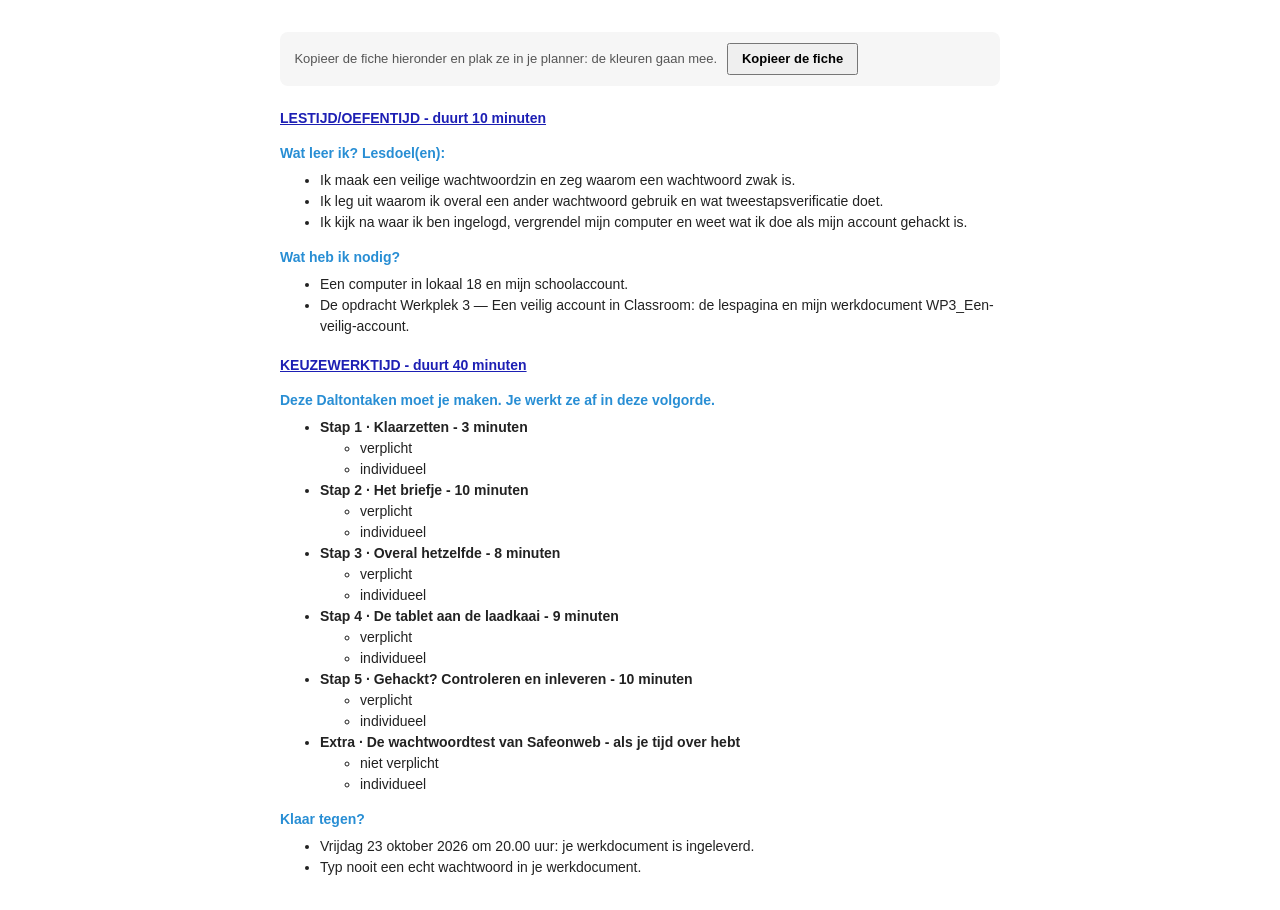
<file: dalton-lesfiche.html>
<!DOCTYPE html>
<html lang="nl-BE">
<head>
<meta charset="UTF-8">
<meta name="viewport" content="width=device-width, initial-scale=1">
<title>Dalton-lesfiche · ORLO · Les 09 — Een veilig account</title>
<!--
  Dalton-lesfiche voor de leerlingen, in de kleurcode van het Dalton-sjabloon:
    tijdsblokken  #1D1FB4  vet + onderlijnd
    tussenkoppen  #288ED4  vet
    tekst         #222222  (taaktitels vet)
  De opmaak staat INLINE, zodat ze meekomt als je kopieert en plakt in je planner.
  Keuzewerktijd = 50 minuten - instructietijd. De minuten per taak = die van dia 9.
-->
<style>
  body { margin: 2rem auto; max-width: 720px; padding: 0 1rem; background: #fff; }
  .uitleg { font: 13px/1.5 Arial, sans-serif; color: #555; background: #f6f6f6; border-radius: 8px; padding: .7rem .9rem; margin-bottom: 1.4rem; }
  .uitleg button { font: inherit; font-weight: bold; margin-left: .4rem; padding: .25rem .8rem; cursor: pointer; }
</style>
</head>
<body>

<p class="uitleg">Kopieer de fiche hieronder en plak ze in je planner: de kleuren gaan mee.
  <button type="button" id="kopieer">Kopieer de fiche</button> <span id="gemeld"></span></p>

<div id="fiche" style="font-family: 'Open Sans', Arial, sans-serif; font-size: 14px; line-height: 1.5; color: #222222;">
  <p style="margin: 0 0 14px;"><span style="color: #1D1FB4; font-weight: bold; text-decoration: underline;">LESTIJD/OEFENTIJD - duurt 10 minuten</span></p>

  <p style="margin: 0 0 6px; color: #288ED4; font-weight: bold;">Wat leer ik? Lesdoel(en):</p>
  <ul style="margin: 0 0 14px; list-style-type: disc;">
    <li>Ik maak een veilige wachtwoordzin en zeg waarom een wachtwoord zwak is.</li>
    <li>Ik leg uit waarom ik overal een ander wachtwoord gebruik en wat tweestapsverificatie doet.</li>
    <li>Ik kijk na waar ik ben ingelogd, vergrendel mijn computer en weet wat ik doe als mijn account gehackt is.</li>
  </ul>

  <p style="margin: 0 0 6px; color: #288ED4; font-weight: bold;">Wat heb ik nodig?</p>
  <ul style="margin: 0 0 18px; list-style-type: disc;">
    <li>Een computer in lokaal 18 en mijn schoolaccount.</li>
    <li>De opdracht Werkplek 3 — Een veilig account in Classroom: de lespagina en mijn werkdocument WP3_Een-veilig-account.</li>
  </ul>

  <p style="margin: 0 0 14px;"><span style="color: #1D1FB4; font-weight: bold; text-decoration: underline;">KEUZEWERKTIJD - duurt 40 minuten</span></p>

  <p style="margin: 0 0 6px; color: #288ED4; font-weight: bold;">Deze Daltontaken moet je maken. Je werkt ze af in deze volgorde.</p>
  <ul style="margin: 0 0 14px; list-style-type: disc;">
    <li><strong>Stap 1 · Klaarzetten - 3 minuten</strong>
      <ul style="list-style-type: circle;"><li>verplicht</li><li>individueel</li></ul></li>
    <li><strong>Stap 2 · Het briefje - 10 minuten</strong>
      <ul style="list-style-type: circle;"><li>verplicht</li><li>individueel</li></ul></li>
    <li><strong>Stap 3 · Overal hetzelfde - 8 minuten</strong>
      <ul style="list-style-type: circle;"><li>verplicht</li><li>individueel</li></ul></li>
    <li><strong>Stap 4 · De tablet aan de laadkaai - 9 minuten</strong>
      <ul style="list-style-type: circle;"><li>verplicht</li><li>individueel</li></ul></li>
    <li><strong>Stap 5 · Gehackt? Controleren en inleveren - 10 minuten</strong>
      <ul style="list-style-type: circle;"><li>verplicht</li><li>individueel</li></ul></li>
    <li><strong>Extra · De wachtwoordtest van Safeonweb - als je tijd over hebt</strong>
      <ul style="list-style-type: circle;"><li>niet verplicht</li><li>individueel</li></ul></li>
  </ul>

  <p style="margin: 0 0 6px; color: #288ED4; font-weight: bold;">Klaar tegen?</p>
  <ul style="margin: 0; list-style-type: disc;">
    <li>Vrijdag 23 oktober 2026 om 20.00 uur: je werkdocument is ingeleverd.</li>
    <li>Typ nooit een echt wachtwoord in je werkdocument.</li>
  </ul>
</div>

<script>
  // Kopieert de fiche MET opmaak (kleuren, vet, onderlijnd) naar het klembord.
  // 1) moderne klembordfunctie met HTML, 2) oudere manier, 3) anders: fiche selecteren.
  var knop = document.getElementById('kopieer'), melding = document.getElementById('gemeld');
  var fiche = document.getElementById('fiche');
  function selecteer() {
    var bereik = document.createRange(); bereik.selectNodeContents(fiche);
    var sel = window.getSelection(); sel.removeAllRanges(); sel.addRange(bereik);
  }
  function oudeManier() {
    selecteer();
    var gelukt = false;
    try { gelukt = document.execCommand('copy'); } catch (e) { gelukt = false; }
    melding.textContent = gelukt ? 'Gekopieerd. Plak het in je planner.'
                                 : 'De fiche is geselecteerd: druk nu op Cmd + C (of Ctrl + C).';
  }
  knop.addEventListener('click', function () {
    if (navigator.clipboard && window.ClipboardItem) {
      var item = new ClipboardItem({
        'text/html': new Blob([fiche.outerHTML], { type: 'text/html' }),
        'text/plain': new Blob([fiche.innerText], { type: 'text/plain' })
      });
      navigator.clipboard.write([item]).then(function () {
        melding.textContent = 'Gekopieerd. Plak het in je planner.';
      }, oudeManier);
    } else {
      oudeManier();
    }
  });
</script>
</body>
</html>
</file>
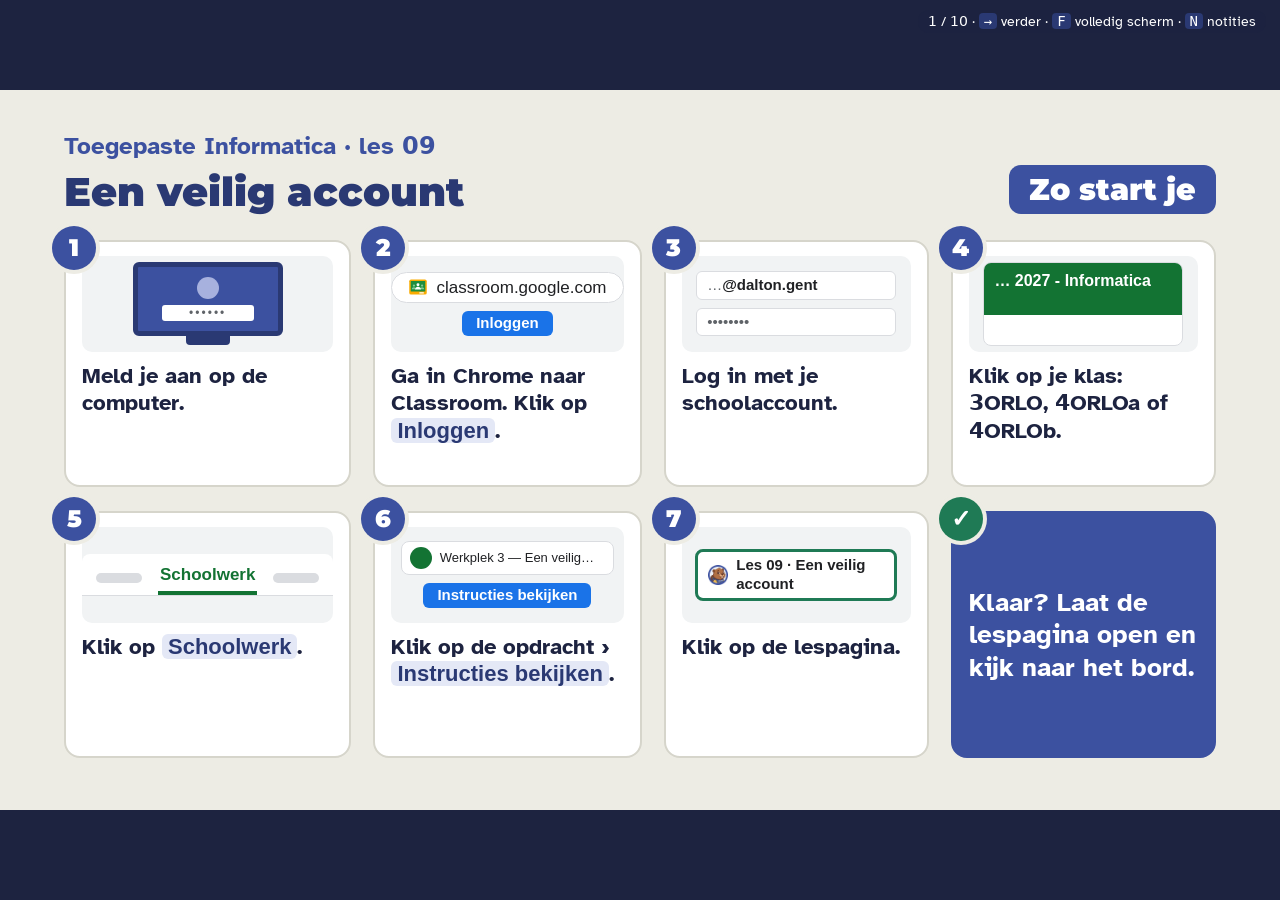
<file: presentatie.html>
<!DOCTYPE html>
<html lang="nl-BE">
<head>
  <meta charset="UTF-8">
  <meta name="viewport" content="width=device-width, initial-scale=1">
  <title>Een veilig account · dia's · NovaDepot</title>
  <link rel="icon" href="assets/novadepot-icon.svg" type="image/svg+xml">
  <link rel="stylesheet" href="css/slides.css">
  <style>
    .mono { font-family: "Courier New", monospace; font-size: 25px; font-weight: 700; }
    .qhead { font-size: 30px; font-weight: 700; margin: 0 0 6px; }
    .qcol .opt { font-size: 26px; padding: 8px 16px; }
    .qcol .opt .n { width: 46px; height: 46px; font-size: 24px; }
    .steps2 { columns: 2; column-gap: 40px; margin: 0; }
    .steps2 li { font-size: 25px; margin-bottom: 6px; break-inside: avoid; }
    .klok { font-size: 22px; color: #4D5573; }
    .compact .two { flex: 0 0 auto; }
    .compact .panel p { margin-bottom: 10px; }
    .compact .panel p:last-child { margin-bottom: 0; }
    .steps1 { margin: 0; padding-left: 1.2em; }
    .steps1 li { font-size: 27px; margin-bottom: 14px; }
    .steps1 li:last-child { margin-bottom: 0; }
    .toets-foto { width: 100%; height: auto; border-radius: 12px; border: 2px solid #D6D5CB; display: block; }
    .lbl { font-weight: 700; font-size: 22px !important; margin: 0 0 10px; color: var(--navy-deep); }
    .lbl { font-weight: 700; font-size: 22px !important; margin: 0 0 10px; color: var(--navy-deep); }
    .vraag { font-size: 28px !important; font-weight: 700; margin: 0 0 12px; }
    .vond { list-style: none; padding: 0 !important; margin: 0 0 14px; display: grid; gap: 10px; }
    .vond li { display: grid; grid-template-columns: 56px 1fr; gap: 16px; align-items: center; background: #fff; border: 2px solid #D6D5CB; border-radius: 14px; padding: 10px 18px; font-size: 27px !important; margin: 0 !important; }
    .vond .nr { width: 46px; height: 46px; border-radius: 50%; background: var(--navy); color: #fff; font-weight: 700; font-size: 24px; display: flex; align-items: center; justify-content: center; }
    .cijfers { display: grid; grid-template-columns: repeat(3, 1fr); gap: 16px; text-align: center; }
    .cijfers b { display: block; font-family: "Montserrat", Arial, sans-serif; font-size: 54px; line-height: 1.1; }
    .cijfers span { display: block; font-size: 22px; line-height: 1.25; }
    .briefje { display: inline-block; background: #FFE66D; box-shadow: 0 3px 6px rgba(0,0,0,.3); transform: rotate(-2deg); padding: 8px 18px; font-family: "Courier New", monospace; font-weight: 700; font-size: 34px; color: #1F1F1F; }
    .pw { font-family: "Courier New", monospace; font-weight: 700; font-size: 28px; background: #fff; border: 3px solid var(--navy); border-radius: 12px; padding: 4px 14px; display: inline-block; margin: 0 0 8px; }
    .pw.zin { font-size: 27px; }
    .rood { color: #A0372A; font-weight: 700; }
    .groen { color: #1F7A55; font-weight: 700; }
    .sloten { display: grid; gap: 8px; margin: 0; padding: 0 !important; list-style: none; }
    .sloten li { font-size: 25px !important; margin: 0 !important; background: #fff; border: 2px solid #D6D5CB; border-radius: 12px; padding: 8px 16px; }
    .sloten b { color: var(--navy-deep); }
    .dev { background: #fff; border: 2px solid #D6D5CB; border-radius: 12px; font-family: Arial, sans-serif; font-size: 22px; }
    .dev .kop { padding: 8px 16px; font-weight: 700; border-bottom: 2px solid #E1E3EC; }
    .dev .rij { display: flex; align-items: center; gap: 14px; padding: 10px 16px; border-bottom: 1px solid #EEF0F5; }
    .dev .rij:last-child { border-bottom: 0; }
    .dev .ic { width: 30px; height: 22px; border: 3px solid #5F6368; border-radius: 4px; flex: none; }
    .dev .ic.tel { width: 18px; height: 28px; }
    .dev .bal { flex: 1; display: grid; gap: 6px; }
    .dev .bal i { display: block; height: 10px; border-radius: 5px; background: #CBD0DA; width: 55%; }
    .dev .bal i + i { width: 30%; background: #E1E3EC; }
    .dev .nu { font-size: 18px; color: #137333; font-weight: 700; }
    .toets { display: inline-block; font-family: Arial, sans-serif; font-weight: 700; font-size: 34px; border: 3px solid #8B8FA3; border-bottom-width: 7px; border-radius: 12px; background: #fff; padding: 2px 22px; }
  </style>
</head>
<body>
<div class="hud"><span id="counter"></span> · <kbd>→</kbd> verder · <kbd>F</kbd> volledig scherm · <kbd>N</kbd> notities</div>
<div class="deck"><div class="stage">

<!-- 1 · vaste startdia -->
<section class="slide start">
  <div class="start-kop">
    <div>
      <p class="kicker">Toegepaste Informatica · les 09</p>
      <h1>Een veilig account</h1>
    </div>
    <span class="start-zo">Zo start je</span>
  </div>
  <ol class="startroute">
    <li><div class="sr-beeld"><div class="pc-scherm"><span class="pc-avatar"></span><span class="pc-veld">••••••</span></div><div class="pc-voet"></div></div><span class="sr-tekst">Meld je aan op de computer.</span></li>
    <li><div class="sr-beeld"><span class="url-balk"><img class="logo" src="assets/logos/classroom.svg" alt="">classroom.google.com</span><span class="url-knop">Inloggen</span></div><span class="sr-tekst">Ga in Chrome naar Classroom. Klik op <span class="knop">Inloggen</span>.</span></li>
    <li><div class="sr-beeld"><span class="login-veld">…<b>@dalton.gent</b></span><span class="login-veld">••••••••</span></div><span class="sr-tekst">Log in met je schoolaccount.</span></li>
    <li><div class="sr-beeld"><div class="lesgroep"><span class="lesgroep-kop">… 2027 - Informatica</span></div></div><span class="sr-tekst">Klik op je klas: 3ORLO, 4ORLOa of 4ORLOb.</span></li>
    <li><div class="sr-beeld"><div class="tabs"><span class="tab-grijs"></span><span class="tab-aan">Schoolwerk</span><span class="tab-grijs"></span></div></div><span class="sr-tekst">Klik op <span class="knop">Schoolwerk</span>.</span></li>
    <li><div class="sr-beeld"><span class="opdr-rij"><span class="opdr-ic"></span>Werkplek 3 — Een veilig…</span><span class="opdr-link">Instructies bekijken</span></div><span class="sr-tekst">Klik op de opdracht › <span class="knop">Instructies bekijken</span>.</span></li>
    <li><div class="sr-beeld"><span class="bijl-chip aan"><img class="logo" src="assets/logos/lespagina.webp" alt="">Les 09 · Een veilig account</span></div><span class="sr-tekst">Klik op de lespagina.</span></li>
    <li class="klaar">Klaar? Laat de lespagina open en kijk naar het bord.</li>
  </ol>
  <template class="note">
    <p><strong>Lesstart (0–2'). De vaste startdia</strong> (sinds 09-10-2026, elke les dezelfde, voor alle klassen). Laat ze op het bord staan terwijl de leerlingen aanmelden.</p>
    <p>Het <strong>wachtwoord van de computers</strong> staat niet op de dia: de dia's staan openbaar online. Zeg het, of schrijf het op het bord. Vandaag gaat het over wachtwoorden: dat is een mooi moment om te zeggen dat het wachtwoord van de computer van de school niet op een briefje hoort.</p>
    <p>Ga verder als de meesten de lespagina open hebben.</p>
  </template>
</section>

<section class="slide met-mascotte" data-answer>
  <img class="mascotte" src="assets/mascotte/dalton_denken.webp" alt="" width="240" height="240">
  <p class="kicker">Lesstart · 3 minuten</p>
  <h2>Weet je het nog?</h2>
  <div class="two" style="grid-template-columns: 330px 1fr">
    <div class="panel">
      <p class="lbl">Les 07 · je klassement</p>
      <p style="font-size:26px">Een nieuwe leveringsbon komt binnen op <strong>20 oktober 2026</strong>, van Bakkerij Korstjes.</p>
    </div>
    <div class="qcol">
      <p class="qhead">Welke naam past in je klassement?</p>
      <div class="opts">
        <div class="opt"><span class="n">A</span>20-10-2026 Leveringsbon - Bakkerij Korstjes</div>
        <div class="opt right"><span class="n">B</span>2026-10-20 Leveringsbon - Bakkerij Korstjes</div>
        <div class="opt"><span class="n">C</span>Leveringsbon - Bakkerij Korstjes 20 oktober</div>
      </div>
    </div>
  </div>
  <p class="answer">Jaar-maand-dag vooraan: dan staat de nieuwste bon bovenaan.</p>
  <template class="note">
    <p><strong>Lesstart (3'), ophalen uit les 07.</strong> Iedereen antwoordt tegelijk met vingers: 1, 2 of 3 vingers voor A, B of C. Druk daarna op → voor het antwoord.</p>
    <p>Wie A kiest: <em>"Staat de nieuwste bon dan bovenaan, met Z tot A?"</em> Wie C kiest: <em>"Waar leest Drive eerst?"</em> (Links, teken per teken.)</p>
    <p><strong>De brug naar vandaag</strong>: <em>"Je klassement staat in je Drive. Wie kan erbij? Jij, en iedereen die in jouw account raakt. Daarover gaat het vandaag."</em></p>
  </template>
</section>

<section class="slide met-mascotte">
  <img class="mascotte" src="assets/mascotte/dalton_wijzen_links.webp" alt="" width="240" height="240">
  <p class="kicker">Ik doe · dia 1 van 4</p>
  <h2>Wat kan je straks?</h2>
  <ul class="rules">
    <li>Je maakt een <strong>wachtwoordzin</strong> van minstens 15 tekens.</li>
    <li>Je legt uit waarom je <strong>overal een ander</strong> wachtwoord gebruikt.</li>
    <li>Je legt uit wat <strong>tweestapsverificatie</strong> doet.</li>
    <li>Je weet hoe je <strong>uitlogt</strong> en je computer <strong>vergrendelt</strong>, en wat je doet als je account gehackt is.</li>
  </ul>
  <p class="klok" style="margin-top:6px">Ik leg 5 minuten uit. Daarna werk jij zelfstandig met de lespagina, en kom ik bij jou langs.</p>
  <template class="note">
    <p><strong>Ik doe, 0'30".</strong> Lesdoel voorlezen, niet toelichten. Zeg er meteen bij dat de uitleg maar vijf minuten duurt en dat alles daarna op de lespagina staat. Zeg ook: <em>"Vandaag typt niemand een echt wachtwoord. Nergens."</em></p>
  </template>
</section>

<section class="slide ">
  <p class="kicker">Ik doe · dia 2 van 4</p>
  <h2>De veiligheidsronde van Sara</h2>
  <ul class="vond">
    <li><span class="nr">1</span><span>Op de magazijn-pc kleeft een briefje met het wachtwoord: <span class="briefje" style="font-size:26px;padding:2px 12px">Nova2026!</span></span></li>
    <li><span class="nr">2</span><span>Tom gebruikt <strong>hetzelfde</strong> wachtwoord ook voor zijn e-mail.</span></li>
    <li><span class="nr">3</span><span>Op de tablet aan de laadkaai staat Toms account <strong>nog open</strong>.</span></li>
  </ul>
  <div class="panel navy reveal-item">
    <p style="font-size:23px;margin-bottom:10px">Vlaamse jongeren (Apenstaartjaren 2026):</p>
    <div class="cijfers"><div><b>78 %</b><span>kiest een sterk wachtwoord</span></div><div><b>24 %</b><span>gebruikt overal een ander</span></div><div><b>40 %</b><span>gebruikt tweestapsverificatie</span></div></div>
  </div>
  <template class="note">
    <p><strong>Ik doe, 1'.</strong> Lees de drie vondsten van Sara voor. Vraag: <em>"Wat is hier mis?"</em> Laat twee leerlingen antwoorden.</p>
    <p>Druk op →: de cijfers. <em>"78 procent zegt dat ze een sterk wachtwoord kiezen. Maar maar 24 procent gebruikt overal een ander, en 40 procent tweestapsverificatie. Een sterk wachtwoord alleen is dus niet genoeg."</em> (Apenstaartjaren 2026, p. 71–72, jongeren.)</p>
  </template>
</section>

<section class="slide compact">
  <p class="kicker">Ik doe · dia 3 van 4 · demo</p>
  <h2 style="margin-bottom:10px">Een wachtwoord dat sterk is</h2>
  <div class="two" style="grid-template-columns: 1fr 1fr; align-items: start">
    <div class="panel">
      <p class="bad-label">Het briefje</p>
      <p class="pw">Nova2026!</p>
      <ul style="margin:0;padding-left:1.1em">
        <li style="font-size:22px"><span class="rood">9 tekens</span>: te kort</li>
        <li style="font-size:22px">bedrijfsnaam + jaartal: probeert een computer <strong>eerst</strong></li>
      </ul>
    </div>
    <div class="panel reveal-item">
      <p class="good-label">Een wachtwoordzin</p>
      <p class="pw zin">7 blauwe heftrucks eten soep!</p>
      <ul style="margin:0;padding-left:1.1em">
        <li style="font-size:22px"><span class="groen">29 tekens</span>: 4 woorden, een cijfer en een teken</li>
        <li style="font-size:22px">geen naam of jaartal, en alleen jij kent hem</li>
      </ul>
    </div>
  </div>
  <div class="panel reveal-item" style="margin-top:8px">
    <p style="font-size:22px;margin:0 0 6px">4 cijfers: <strong>10 000</strong> mogelijkheden, ze zijn meteen allemaal geprobeerd.<br>4 woorden uit 10 000 woorden: een <strong>1 met 16 nullen</strong>.</p>
    <p class="rood" style="font-size:22px;margin:0">Een echt wachtwoord schrijf je nooit op. Ook niet in je werkdocument.</p>
  </div>
  <template class="note">
    <p><strong>Ik doe, 2' — hardop denkend.</strong> Dit is rij 1 van deel 1 in het werkdocument. <em>"Ik tel de tekens: N-o-v-a is vier, 2026 is acht, het uitroepteken is negen. Te kort, minstens 15. En het is de naam van het bedrijf en een jaartal: dat probeert een computer als eerste."</em></p>
    <p>Druk op →: de wachtwoordzin. Maak de zin samen met de klas, of neem deze: <em>7 blauwe heftrucks eten soep!</em>. Tel luidop de tekens (29; spaties, cijfer en teken tellen mee). Niet de zin van rij 4 in deel 1: die beoordelen de leerlingen zelf. <em>"Een rare zin, vier woorden of meer, een cijfer of teken. Alleen ik ken hem."</em></p>
    <p>Druk op →: het getal. <em>"Vier cijfers is 10 000 mogelijkheden: een computer probeert ze meteen allemaal. Vier woorden uit 10 000 woorden is een 1 met 16 nullen."</em> (TC KS3 Cybersecurity, brute force.)</p>
    <p><strong>Zeg duidelijk</strong>: dit voorbeeld is van NovaDepot, jullie gebruiken het nergens als echt wachtwoord. Een echt wachtwoord schrijf je nooit op, ook niet in het werkdocument.</p>
  </template>
</section>

<section class="slide compact">
  <p class="kicker">Ik doe · dia 4 van 4 · demo</p>
  <h2>Twee sloten, en uitloggen</h2>
  <div class="two" style="grid-template-columns: 1.05fr 1fr; align-items: start">
    <div>
      <ul class="sloten">
        <li>Een tweede slot op de deur: <strong>twee verschillende</strong> bewijzen</li>
        <li><b>weet</b>: wachtwoord, pincode</li>
        <li><b>hebt</b>: een code op je gsm</li>
        <li><b>bent</b>: vingerafdruk, gezicht</li>
      </ul>
    </div>
    <img src="assets/stapjes/je-apparaten.png" alt="De pagina Je apparaten in een Google-account, met Je huidige sessie in een rood kader. Plaatsen zijn afgedekt." style="width:100%;max-height:330px;object-fit:contain;object-position:top;border-radius:12px;border:2px solid #D6D5CB">
  </div>
  <div class="panel reveal-item" style="margin-top:14px;display:flex;align-items:center;gap:20px">
    <span class="toets">Windows</span><span style="font-size:34px;font-weight:700">+</span><span class="toets">L</span>
    <span style="font-size:26px">Even weg? Je computer gaat op slot.</span>
  </div>
  <template class="note">
    <p><strong>Ik doe, 1'30".</strong> Eerst de sloten: <em>"Een wachtwoord is een slot. Met tweestapsverificatie komt er een tweede slot op de deur, en dat is iets anders: iets wat je hebt of bent, niet nog een wachtwoord."</em></p>
    <p>De lijst met toestellen: <em>"In je Google-account, op google.com/devices, zie je op welke toestellen je bent ingelogd. Staat er een toestel dat niet van jou is, dan klik je erop en kies je Uitloggen."</em> Toon dit <strong>niet live met je eigen account</strong>: je toestellen en plaatsen staan erin. De dia heeft een tekening.</p>
    <p>Druk op →: <strong>Windows + L</strong>. Doe het <strong>live</strong> op je eigen computer: het scherm gaat op slot. Meld je weer aan. Zeg: <em>"Een tabblad sluiten is geen uitloggen. En even weg? Windows + L."</em></p>
  </template>
</section>

<section class="slide " data-answer>
  <p class="kicker">Controle · iedereen antwoordt</p>
  <h2>Waar of niet waar?</h2>
  <div class="qcol">
    <p class="qhead">"Met een sterk en lang wachtwoord is mijn account altijd veilig."</p>
    <div class="opts">
      <div class="opt"><span class="n">A</span>Waar: lang is genoeg.</div>
      <div class="opt right"><span class="n">B</span>Niet waar: je hebt ook tweestapsverificatie en overal een ander wachtwoord nodig.</div>
      <div class="opt"><span class="n">C</span>Niet waar: een kort wachtwoord is veiliger, dat onthoud je beter.</div>
    </div>
  </div>
  <p class="answer">Een lang wachtwoord is nodig, maar niet genoeg: ook tweestapsverificatie, en overal een ander wachtwoord.</p>
  <template class="note">
    <p><strong>Controle (1'). Iedereen antwoordt tegelijk</strong>: 1, 2 of 3 vingers voor A, B of C. Kijk rond en onthoud wie A of C toont. (De vraag is van Safeonweb zelf.)</p>
    <p>Wie A kiest, denkt dat een sterk wachtwoord genoeg is: <em>"Wat als iemand je wachtwoord toch ziet, op een briefje of op een andere site?"</em> Wie C kiest: <em>"Wat is sneller geraden, 9 tekens of 38?"</em></p>
    <p>Druk op → voor het antwoord. Wie A of C toonde, komt zo meteen 3 tot 5 minuten bij je.</p>
  </template>
</section>

<section class="slide ">
  <p class="kicker">Samen · 3 minuten</p>
  <h2>Iedereen doet stap 1</h2>
  <div class="panel">
    <ol class="steps1">
      <li>Open de lespagina. Klik op <strong>Stap 1 · Klaarzetten</strong>.</li>
      <li>Open je werkdocument en lees het kader: wat vond Sara?</li>
      <li>Klaar? Steek je <strong>duim</strong> op.</li>
    </ol>
  </div>
  <template class="note">
    <p><strong>Samen (3').</strong> Iedereen doet stap 1 tegelijk. Loop rond en kijk naar de schermen: het werkdocument open, met de naam van de leerling in de titel?</p>
    <p>Duim op bij de meesten: ga naar de volgende dia. Wie op de controlevraag fout had of hier vastloopt, blijft 3 tot 5 minuten bij je. De rest begint aan stap 2.</p>
    <p>Zeg één zin over <em>Toon stapjes</em>: <em>"Weet je niet hoe het moet? Klik op Toon stapjes, dan zie je elk klein stapje met een beeld."</em> En: <em>"Typ nooit een echt wachtwoord, ook niet in je werkdocument."</em></p>
  </template>
</section>

<section class="slide compact met-mascotte">
  <img class="mascotte" src="assets/mascotte/dalton_laptop.webp" alt="" width="240" height="240">
  <p class="kicker">Keuzewerktijd · <span class="eindtijd">40 minuten</span></p>
  <h2>Zo werk je verder</h2>
  <div class="two" style="grid-template-columns: 1.6fr 1fr">
    <div>
      <ol class="steps1 kloklijst" data-lesmomenten="2026-10-20/14.35/15.25/4ORLOb/8;2026-10-20/15.25/16.15/3ORLO/9;2026-10-21/11.15/12.05/4ORLOa/4" data-beltijden="8.25-9.15 9.15-10.05 10.25-11.15 11.15-12.05 12.05-12.55 13.45-14.35 14.35-15.25 15.25-16.15 16.15-17.05">
        <li data-min="3" data-samen>Klaarzetten <span class="klok tijd">samen &#10003;</span></li>
        <li data-min="10">Het briefje <span class="klok tijd">10'</span></li>
        <li data-min="8">Overal hetzelfde <span class="klok tijd">8'</span></li>
        <li data-min="9">De tablet aan de laadkaai <span class="klok tijd">9'</span></li>
        <li data-min="10">Gehackt? Controleren en inleveren <span class="klok tijd">10'</span></li>
      </ol>
    </div>
    <div class="panel navy">
      <p style="font-size:25px"><strong>Vast?</strong></p>
      <p style="font-size:26px">1. <em>Toon stapjes</em><br>2. Je buur<br>3. Ik</p>
      <p style="margin-top:14px;font-size:22px">Vink af in de <strong>checklist</strong>.</p>
    </div>
  </div>
  <p class="klok" style="margin-top:18px;font-size:25px">
    <strong>Alles staat in de opdracht in <span class="met-logo"><img class="logo" src="assets/logos/classroom.svg" alt="">Google Classroom</span></strong> <em>Werkplek 3 — Een veilig account</em>: de lespagina en je werkdocument.
    Je levert alleen je <strong>werkdocument</strong> in.<br>Adres: jonasdaltongent.github.io/Account-NovaDepot/<!-- PAS AAN --></p>
  <template class="note">
    <p><strong>Keuzewerktijd.</strong> Laat deze dia staan zolang ze werken. <strong>De kloktijden</strong> komen uit de planning: buiten de les toont de dia de uren van het geplande lesmoment (met de dag en de klas erbij); tijdens dat lesmoment rekent ze vanaf nu tot de bel, min 1 minuut voor de exitvraag. Stap 1 is al samen gedaan (dia 8). Te vroeg getoond, of geef je de les op een ander uur? Druk op <strong>T</strong>.</p>
    <p>Eerste rondgang: heeft iedereen het <strong>eigen</strong> werkdocument open (de naam in de titel)? Typt niemand een echt wachtwoord? Tweede rondgang, rond stap 4: opent google.com/devices? Vraagt Google het wachtwoord? Dan gaat de leerling verder met deel 3 zonder iets te klikken.</p>
    <p>Denkvragen: <em>"Tel je tekens eens luidop."</em> · <em>"Wat heeft een dief nog nodig als tweestapsverificatie aan staat?"</em> · <em>"Wat is het verschil tussen een tabblad sluiten en uitloggen?"</em></p>
    <p><strong>Vergeet niet</strong> het adres op deze dia aan te passen als de repository anders heet.</p>
  </template>
</section>

<section class="slide met-mascotte" data-answer>
  <img class="mascotte" src="assets/mascotte/dalton_hulp.webp" alt="" width="240" height="240">
  <p class="kicker">Afsluiten · laatste minuut</p>
  <h2 style="margin-bottom:10px">Eén vraag voor je vertrekt</h2>
  <div class="qcol">
    <p class="qhead">Iemand kent jouw wachtwoord. Wat houdt hem nog tegen?</p>
    <div class="opts">
      <div class="opt"><span class="n">A</span>Een langer wachtwoord</div>
      <div class="opt right"><span class="n">B</span>Tweestapsverificatie</div>
      <div class="opt"><span class="n">C</span>Je tabblad sluiten</div>
    </div>
  </div>
  <p class="answer">Tweestapsverificatie: hij kent je wachtwoord, maar niet je tweede bewijs.</p>
  <p style="margin-top:6px;font-size:25px"><strong>Vertrek je? Log uit, of druk op Windows + L.</strong><br>Volgende les: <strong>de zakelijke e-mail</strong>.</p>
  <template class="note">
    <p><strong>Afsluiting, laatste minuut van de keuzewerktijd.</strong> Laat twee of drie leerlingen antwoorden, en druk dan op → voor het antwoord. Wie A kiest, denkt nog dat een sterk wachtwoord genoeg is: onthoud wie dat is, en begin er volgende keer mee.</p>
    <p>Zeg mondeling dat wie niet klaar is, toch inlevert.</p>
    <p><strong>Vertrekken:</strong> iedereen logt uit, of drukt op Windows + L. Dat mag elke les het einde zijn.</p>
    <p>Na de les: kijk in de werkdocumenten of iemand een echt wachtwoord typte (meteen laten wissen en veranderen), en of iedereen tweestapsverificatie kan uitleggen.</p>
  </template>
</section>

</div></div>
<div class="notes" id="notes"></div>
<script src="js/slides.js"></script>
</body>
</html>
</file>
<file: css/style.css>
/* ==========================================================================
   Les 09 · Een veilig account (NovaDepot) — leerlingentool
   Toegepaste Informatica · 2de graad Organisatie en logistiek
   (arbeidsmarktgerichte finaliteit) · GO! Dalton Gent · ORLO
   Uit _sjablonen/lespakket (basis: les 06 ORLO, 08-10-2026).

   Opbouw naar het voorbeeld van PedalPro (rustig, één ding tegelijk):
     links   de route (stappenlijst, altijd zichtbaar)
     midden  één stap: titel · één zin · wat moet je doen · één tip · klaar als
     rechts  de checklist met concrete taken (altijd zichtbaar)
   Op een half scherm (< 900 px) staat alles onder elkaar en toont de checklist
   alleen de taken van de stap waarin je zit.

   Huisstijl: Dalton-kleuren. Geen externe bestanden: lettertypes staan in
   assets/fonts (OFL-licentie), pictogrammen staan als SVG in index.html.
   ========================================================================== */

@font-face { font-family: "Atkinson"; src: url("../assets/fonts/atkinson-regular.woff2") format("woff2"); font-weight: 400; font-style: normal; font-display: swap; }
@font-face { font-family: "Atkinson"; src: url("../assets/fonts/atkinson-bold.woff2") format("woff2"); font-weight: 700; font-style: normal; font-display: swap; }
@font-face { font-family: "Atkinson"; src: url("../assets/fonts/atkinson-italic.woff2") format("woff2"); font-weight: 400; font-style: italic; font-display: swap; }
/* Atkinson tekent de nul met een schuine streep (lijkt op Ø). Cijfers daarom uit een systeemlettertype. */
@font-face { font-family: "Atkinson"; src: local("Segoe UI"), local("SegoeUI"), local("Arial"), local("Helvetica"), local("Roboto"); font-weight: 400; unicode-range: U+0030-0039; }
@font-face { font-family: "Atkinson"; src: local("Segoe UI Bold"), local("SegoeUI-Bold"), local("Arial Bold"), local("Arial-BoldMT"), local("Helvetica Bold"), local("Roboto Bold"); font-weight: 700; unicode-range: U+0030-0039; }
@font-face { font-family: "Montserrat"; src: url("../assets/fonts/montserrat-heavy.woff2") format("woff2"); font-weight: 700 900; font-style: normal; font-display: swap; }

:root {
  /* Dalton Gent-huisstijl */
  --navy: #3C51A0;
  --navy-deep: #2A3973;
  --peri: #A7B1DE;
  --peri-soft: #EEF0F9;
  --blush: #FCD6CF;
  --blush-soft: #FEF3F0;
  --paper: #FFFFFF;
  --bg: #F4F5F9;

  --ink: #1D2340;
  --muted: #545B78;
  --line: #E1E3EC;

  --ok: #1F7A55;
  --ok-soft: #EAF6F0;
  --warn: #A0372A;
  --warn-soft: #FDF1EE;
  --tip: #8A5A00;
  --tip-soft: #FFF7E3;

  --radius: 16px;
  --radius-sm: 10px;
  --shadow: 0 1px 2px rgba(29, 35, 64, .05), 0 6px 20px rgba(29, 35, 64, .06);

  --body: "Atkinson", "Segoe UI", Arial, sans-serif;
  --head: "Montserrat", "Segoe UI", Arial, sans-serif;
  --mono: "Courier New", Consolas, monospace;
}

* { box-sizing: border-box; }
html { -webkit-text-size-adjust: 100%; }
body {
  margin: 0;
  font-family: var(--body);
  font-size: 17px;
  line-height: 1.6;
  color: var(--ink);
  background: var(--bg);
}
h1, h2, h3 { font-family: var(--head); color: var(--navy-deep); line-height: 1.2; margin: 0; }
p { margin: 0 0 .8rem; }
p:last-child { margin-bottom: 0; }
a { color: var(--navy); }
code { font-family: var(--mono); font-size: .92em; background: var(--peri-soft); padding: .05rem .3rem; border-radius: 5px; overflow-wrap: anywhere; }
:focus-visible { outline: 3px solid var(--navy); outline-offset: 2px; border-radius: 6px; }
[hidden] { display: none !important; }

/* Pictogrammen (SVG-symbolen bovenaan index.html) */
.ic { width: 1.15em; height: 1.15em; flex-shrink: 0; fill: none; stroke: currentColor; stroke-width: 2; stroke-linecap: round; stroke-linejoin: round; vertical-align: -.2em; }

/* Knop- en toetsnamen */
.ui { font-weight: 700; color: var(--navy-deep); background: var(--peri-soft); padding: 0 .35rem; border-radius: 5px; white-space: nowrap; }
.key { display: inline-block; font-weight: 700; font-size: .9em; border: 1px solid #C4C7D4; border-bottom-width: 3px; border-radius: 6px; background: #fff; padding: 0 .35rem; white-space: nowrap; }

/* ---------- Kopbalk ---------- */
.topbar { background: var(--paper); border-bottom: 1px solid var(--line); }
.topbar-inner { max-width: 1440px; margin: 0 auto; padding: .7rem 1.2rem; display: flex; align-items: center; gap: 1rem; }
.brand { display: flex; align-items: center; gap: .9rem; text-decoration: none; min-width: 0; }
.brand img { height: 36px; width: auto; display: block; flex-shrink: 0; }
.brand-lesson { font-family: var(--head); font-weight: 800; font-size: 1rem; color: var(--navy-deep); white-space: nowrap; overflow: hidden; text-overflow: ellipsis; padding-left: .9rem; border-left: 1px solid var(--line); }
.topbar-spacer { flex: 1; }
.dalton-mark { height: 30px; width: auto; display: block; }

/* ---------- Drie kolommen ---------- */
.layout {
  max-width: 1440px; margin: 0 auto; padding: 1.25rem 1.2rem 3rem;
  display: grid; grid-template-columns: 250px minmax(0, 1fr) 300px; gap: 1.25rem; align-items: start;
}

/* ---------- Links: de route ---------- */
.route { background: var(--paper); border-radius: var(--radius); box-shadow: var(--shadow); padding: 1rem .75rem; position: sticky; top: 1rem; }
.route-title { font-size: .78rem; font-weight: 700; letter-spacing: .08em; text-transform: uppercase; color: var(--muted); padding: 0 .6rem .5rem; margin: 0; }
.route-group { font-size: .78rem; font-weight: 700; color: var(--navy); background: var(--peri-soft); border-radius: 8px; padding: .3rem .6rem; margin: .8rem .3rem .35rem; }
.nav-btn {
  display: flex; align-items: center; gap: .7rem; width: 100%;
  font: inherit; font-size: .97rem; text-align: left; color: var(--ink);
  background: none; border: 0; border-radius: var(--radius-sm); padding: .5rem .6rem; cursor: pointer;
  position: relative;
}
.nav-btn:hover { background: var(--peri-soft); }
.nav-num {
  width: 1.9rem; height: 1.9rem; border-radius: 50%; flex-shrink: 0;
  display: inline-flex; align-items: center; justify-content: center;
  background: #ECEDF3; color: var(--muted); font-weight: 700; font-size: .9rem;
}
.nav-btn[aria-current="step"] { background: var(--peri-soft); font-weight: 700; color: var(--navy-deep); }
.nav-btn[aria-current="step"]::before { content: ""; position: absolute; left: -.75rem; top: .45rem; bottom: .45rem; width: 4px; border-radius: 0 4px 4px 0; background: var(--navy); }
.nav-btn[aria-current="step"] .nav-num { background: var(--navy); color: #fff; }
.nav-btn.done .nav-num { background: var(--ok); color: #fff; }
.nav-btn .nav-check { display: none; }
.nav-btn.done .nav-check { display: block; }
.nav-btn.done .nav-n { display: none; }
.nav-btn.extra .nav-num { background: var(--blush-soft); color: var(--warn); border: 1px dashed #E7A99C; }

/* ---------- Midden: één stap ---------- */
.pane { display: none; }
.pane.active { display: block; }
.card { background: var(--paper); border-radius: var(--radius); box-shadow: var(--shadow); overflow: hidden; }
.card-head { padding: 1.4rem 1.8rem 1.2rem; border-bottom: 1px solid var(--line); background: linear-gradient(180deg, #FBFBFE, #fff); }
.tags { display: flex; flex-wrap: wrap; gap: .45rem; margin-bottom: .65rem; }
.tag { display: inline-flex; align-items: center; gap: .35rem; font-size: .8rem; font-weight: 700; border-radius: 99px; padding: .2rem .7rem; }
.tag-step { background: var(--navy); color: #fff; }
.tag-where { background: var(--peri-soft); color: var(--navy-deep); }
.tag-extra { background: var(--blush); color: var(--warn); }
.card-head h1, .card-head h2 { font-size: 1.55rem; font-weight: 800; }
.card-body { padding: 1.5rem 1.8rem 1.6rem; }

.intro { font-size: 1.05rem; color: var(--muted); margin-bottom: 1.3rem; }

/* "Wat moet je doen?" */
.todo-box { background: #FAFAFD; border: 1px solid var(--line); border-radius: var(--radius-sm); padding: 1.1rem 1.25rem; }
.todo-box h3 { display: flex; align-items: center; gap: .5rem; font-size: 1rem; margin-bottom: .8rem; }
.todo { list-style: none; counter-reset: act; padding: 0; margin: 0; }
.todo > li { counter-increment: act; position: relative; padding-left: 2.4rem; margin-bottom: .85rem; }
.todo > li:last-child { margin-bottom: 0; }
.todo > li::before {
  content: counter(act); position: absolute; left: 0; top: .05rem;
  width: 1.65rem; height: 1.65rem; border-radius: 50%;
  background: var(--navy); color: #fff; font-weight: 700; font-size: .85rem;
  display: flex; align-items: center; justify-content: center;
}
.todo .sub { display: block; color: var(--muted); font-size: .93rem; margin-top: .2rem; }
/* knop naar een bestand in een stap (stap 3: het zip-bestand uit de opdracht), op een eigen regel */
.todo .btn-dl { display: flex; width: fit-content; margin: .45rem 0 .15rem; }

/* Eén tip per stap */
.tip { display: flex; gap: .7rem; align-items: flex-start; background: var(--tip-soft); border-radius: var(--radius-sm); padding: .85rem 1rem; margin-top: 1.1rem; }
.tip .ic { color: var(--tip); margin-top: .15rem; }
.tip.warn { background: var(--warn-soft); }
.tip.warn .ic { color: var(--warn); }

/* Hulp: dichtgeklapt, alleen voor wie het nodig heeft */
.help { margin-top: 1rem; border: 1px solid var(--line); border-radius: var(--radius-sm); }
.help summary { cursor: pointer; padding: .7rem 1rem; font-weight: 700; color: var(--navy); list-style: none; display: flex; align-items: center; gap: .5rem; }
.help summary::-webkit-details-marker { display: none; }
.help summary::after { content: "+"; margin-left: auto; font-size: 1.2rem; line-height: 1; color: var(--muted); }
.help[open] summary::after { content: "–"; }
.help-body { padding: 0 1rem .9rem; }
.help-body > :last-child { margin-bottom: 0; }

/* "Klaar als" */
.result { display: flex; gap: .7rem; align-items: flex-start; background: var(--ok-soft); border-radius: var(--radius-sm); padding: .85rem 1rem; margin: 1.1rem 0 0; }
.result .ic { color: var(--ok); margin-top: .15rem; }

/* Vorige / volgende */
.card-nav { display: flex; justify-content: space-between; gap: .75rem; padding: 1rem 1.8rem 1.4rem; }
.btn {
  display: inline-flex; align-items: center; gap: .4rem;
  font: inherit; font-weight: 700; font-size: .95rem; cursor: pointer; text-decoration: none;
  background: var(--paper); color: var(--navy-deep); border: 2px solid var(--line); border-radius: 99px; padding: .5rem 1.1rem;
}
.btn:hover { border-color: var(--peri); }
.btn-primary { background: var(--navy); border-color: var(--navy); color: #fff; margin-left: auto; }
.btn-primary:hover { background: var(--navy-deep); border-color: var(--navy-deep); }

/* ---------- Rechts: de checklist ---------- */
.checklist { background: var(--paper); border-radius: var(--radius); box-shadow: var(--shadow); position: sticky; top: 1rem; max-height: calc(100vh - 2rem); display: flex; flex-direction: column; overflow: hidden; }
.cl-head { background: var(--navy); color: #fff; padding: 1rem 1.2rem; }
.cl-head h2 { color: #fff; font-size: 1.05rem; margin-bottom: .55rem; }
.cl-bar { height: 8px; background: rgba(255, 255, 255, .25); border-radius: 99px; overflow: hidden; }
.cl-fill { height: 100%; width: 0; background: #fff; border-radius: 99px; transition: width .3s; }
.cl-count { font-size: .85rem; margin: .45rem 0 0; opacity: .9; }
.cl-body { overflow-y: auto; padding: .6rem 1rem 1rem; }
.cl-group { padding: .5rem 0; border-bottom: 1px solid var(--line); }
.cl-group:last-child { border-bottom: 0; }
.cl-group h3 { font-family: var(--body); font-size: .8rem; font-weight: 700; letter-spacing: .04em; text-transform: uppercase; color: var(--muted); margin: .3rem 0 .35rem; }
.cl-group.done h3 { color: var(--ok); }
.cl-group.current h3 { color: var(--navy); }
.cl-item { display: flex; gap: .6rem; align-items: flex-start; padding: .3rem .2rem; border-radius: 8px; cursor: pointer; font-size: .95rem; line-height: 1.4; }
.cl-item:hover { background: var(--peri-soft); }
.cl-item input { width: 20px; height: 20px; margin: .05rem 0 0; accent-color: var(--ok); flex-shrink: 0; cursor: pointer; }
.cl-item input:checked + span { color: var(--muted); text-decoration: line-through; text-decoration-color: rgba(84, 91, 120, .5); }
.cl-foot { padding: .7rem 1rem 1rem; border-top: 1px solid var(--line); display: flex; flex-wrap: wrap; gap: .5rem; align-items: center; }
.cl-foot .btn { font-size: .85rem; padding: .35rem .8rem; }
.cl-note { font-size: .8rem; color: var(--muted); margin: 0; flex-basis: 100%; }
.cl-toggle { display: none; }

/* ---------- Filmpje in Hulp nodig? ---------- */
.help-video { margin: .6rem 0 .8rem; }
.help-video video { width: 100%; max-width: 640px; height: auto; display: block; background: #000;
  border: 1px solid var(--line); border-radius: var(--radius-sm); }
.help-video figcaption { font-size: .88rem; color: var(--muted); margin-top: .3rem; }
/* instructiefilmpje bij een stap: speelt vanzelf, zonder geluid, en herhaalt zich */
.clip { margin: 1rem 0 0; }
.clip video { width: 100%; max-width: 760px; height: auto; display: block; background: #fff;
  border: 1px solid var(--line); border-radius: var(--radius-sm); }
.clip figcaption { font-size: .88rem; color: var(--muted); margin-top: .3rem; }

/* ---------- Startpagina ---------- */
.werkwijze { display: grid; grid-template-columns: repeat(3, minmax(0, 1fr)); gap: .8rem; margin: 0 0 .4rem; }
.werk-tegel { background: #FAFAFD; border: 1px solid var(--line); border-radius: var(--radius-sm); padding: .9rem 1rem; }
.werk-tegel .ic { width: 1.6rem; height: 1.6rem; color: var(--navy); margin-bottom: .35rem; display: block; }
.werk-tegel strong { display: block; color: var(--navy-deep); }
.werk-tegel span { font-size: .92rem; color: var(--muted); }
.werk-tegel.inleveren { background: var(--ok-soft); border-color: #BFE3D1; }
.werk-tegel.inleveren .ic { color: var(--ok); }
.doelen { margin: 0; padding-left: 1.2rem; }
.doelen li { margin-bottom: .3rem; }
.start-cta { text-align: center; margin-top: 1.4rem; }
.start-cta .btn-primary { margin-left: 0; font-size: 1.05rem; padding: .7rem 1.6rem; }
.sec { font-size: 1.02rem; margin: 1.4rem 0 .6rem; }
.sec:first-child { margin-top: 0; }

/* ---------- Theoriekaart ---------- */
.t-grid { display: grid; grid-template-columns: repeat(2, minmax(0, 1fr)); gap: .9rem; }
.t-card { border: 1px solid var(--line); border-radius: var(--radius-sm); padding: 1rem 1.1rem; font-size: .95rem; }
.t-card h3 { display: flex; align-items: center; gap: .55rem; font-size: 1rem; margin-bottom: .55rem; }
.t-card h3 .ic { width: 2rem; height: 2rem; padding: .4rem; border-radius: 9px; background: var(--peri-soft); color: var(--navy); }
.t-card ul { margin: 0; padding-left: 1.1rem; }
.t-card li { margin-bottom: .25rem; }
.t-card li:last-child { margin-bottom: 0; }
.t-card.wide { grid-column: 1 / -1; }
.t-card.warn h3 .ic { background: var(--warn-soft); color: var(--warn); }
.t-rows { width: 100%; border-collapse: collapse; }
.t-rows th, .t-rows td { text-align: left; vertical-align: top; padding: .3rem .4rem .3rem 0; border-bottom: 1px solid var(--line); }
.t-rows tr:last-child th, .t-rows tr:last-child td { border-bottom: 0; }
.t-rows th { white-space: nowrap; padding-right: .8rem; color: var(--navy-deep); }
.t-os { margin: .5rem 0 0; }  /* korte slotregel onder een kaartje */

/* ---------- Mappenboom ---------- */
.tree { font-family: Arial, Helvetica, sans-serif; font-size: .95rem; line-height: 1.75; background: #fff; border: 1px solid var(--line); border-radius: var(--radius-sm); padding: .8rem 1rem; margin: 1rem 0 0; }
.tree ul { list-style: none; margin: 0; padding-left: 1.4rem; border-left: 1px dotted var(--peri); }
.tree > ul { padding-left: 0; border-left: 0; }
.tree .fold::before { content: "📁 "; }
.tree .hint-txt { color: var(--muted); font-size: .86rem; }

/* ---------- Naamkaart ---------- */
.nameplate { border: 2px solid var(--navy); border-radius: var(--radius-sm); overflow: hidden; margin: 0 0 1.2rem; }
.nameplate-head { background: var(--navy); color: #fff; font-weight: 700; padding: .45rem 1rem; font-size: .92rem; }
.nameplate-body { padding: .9rem 1rem; }
.fname { font-family: var(--mono); font-size: 1.02rem; font-weight: 700; display: block; margin-bottom: .6rem; overflow-wrap: anywhere; background: none; padding: 0; }
.fname .d { background: #E4E8F6; padding: 0 .15rem; border-radius: 3px; }
.fname .o { background: #FCD6CF; padding: 0 .15rem; border-radius: 3px; }
.fname .v { background: #DDF1E6; padding: 0 .15rem; border-radius: 3px; }
.legend-name { list-style: none; padding: 0; margin: 0; font-size: .93rem; }
.legend-name li { padding-left: 1.5rem; position: relative; margin-bottom: .2rem; }
.legend-name li::before { content: "■"; position: absolute; left: 0; }
.legend-name li.d::before { color: #A7B1DE; }
.legend-name li.o::before { color: #F2A99C; }
.legend-name li.v::before { color: #9CCFB6; }

/* Kleine tabel in een stap */
.mini { width: 100%; border-collapse: collapse; font-size: .94rem; margin-top: 1rem; }
.mini th, .mini td { text-align: left; vertical-align: top; padding: .4rem .5rem; border-bottom: 1px solid var(--line); }
.mini tr:last-child td { border-bottom: 0; }
.mini th { color: var(--muted); font-size: .85rem; }
.mini td:first-child { font-weight: 700; white-space: nowrap; color: var(--navy-deep); }

/* ---------- Zelftest ---------- */
.quiz { margin: 0 0 1.3rem; }
.quiz-q { margin: 0 0 .8rem; padding: .9rem 1rem; background: #FAFAFD; border: 1px solid var(--line); border-radius: var(--radius-sm); }
.quiz-q > p:first-child { font-weight: 700; margin-bottom: .5rem; }
.opts { display: flex; flex-direction: column; gap: .4rem; }
.quiz-q button { font: inherit; text-align: left; cursor: pointer; background: #fff; border: 2px solid var(--line); border-radius: 8px; padding: .45rem .75rem; }
.quiz-q button:hover { border-color: var(--peri); }
.quiz-q button.right { border-color: var(--ok); background: var(--ok-soft); }
.quiz-q button.wrong { border-color: var(--warn); background: var(--warn-soft); }
.quiz-q .feedback { margin: .5rem 0 0; font-weight: 700; min-height: 1.2em; font-size: .93rem; }

/* ---------- Screenshot-plaatsen ---------- */
figure.shot { margin: 1rem 0 0; display: none; }
figure.shot.loaded { display: block; }
figure.shot img { max-width: 100%; height: auto; border: 1px solid var(--line); border-radius: var(--radius-sm); display: block; }
figure.shot figcaption { font-size: .88rem; color: var(--muted); margin-top: .3rem; }
body.teacher figure.shot:not(.loaded) { display: block; border: 2px dashed #E7A99C; background: var(--blush-soft); border-radius: var(--radius-sm); padding: .7rem .9rem; font-size: .88rem; color: var(--warn); }
.teacher-banner { display: none; }
body.teacher .teacher-banner { display: block; background: #7A2E22; color: #fff; text-align: center; padding: .35rem; font-weight: 700; font-size: .9rem; }

/* ---------- Klaar! ---------- */
.klaar-overlay { position: fixed; inset: 0; background: rgba(29, 35, 64, .45); display: flex; align-items: center; justify-content: center; padding: 1rem; z-index: 50; }
.klaar-card { background: #fff; border-radius: var(--radius); box-shadow: 0 20px 60px rgba(0, 0, 0, .25); max-width: 460px; width: 100%; padding: 1.8rem; text-align: center; }
.klaar-card > .ic { width: 3rem; height: 3rem; color: var(--ok); margin-bottom: .6rem; }
.klaar-card h2 { font-size: 1.4rem; margin-bottom: .6rem; }
.klaar-card .btn { margin-top: 1rem; }

footer.site { max-width: 1440px; margin: 0 auto; padding: 0 1.2rem 2rem; font-size: .85rem; color: var(--muted); }

/* ==========================================================================
   Startpagina: "Wat heb je nodig?" in beelden (sinds 09-10-2026, _afspraken/lespagina.md)
   De beelden zijn tekeningen in HTML en CSS, geen schermafbeeldingen.
   ========================================================================== */
.nodig { list-style: none; counter-reset: nodig; margin: .2rem 0 0; padding: 0; display: grid; grid-template-columns: repeat(3, minmax(0, 1fr)); gap: 1.6rem; }
.nodig-item { counter-increment: nodig; position: relative; display: flex; flex-direction: column; }
.nodig-item::before { content: counter(nodig); position: absolute; top: -.55rem; left: -.55rem; z-index: 1; width: 1.8rem; height: 1.8rem; border-radius: 50%; background: var(--navy); color: #fff; font-weight: 700; font-size: .95rem; display: flex; align-items: center; justify-content: center; box-shadow: 0 0 0 3px #fff; }
.nodig-item.inleveren::before { background: var(--ok); }
.nodig-item + .nodig-item::after { content: "→"; position: absolute; left: -1.3rem; top: 3.4rem; color: var(--navy); font-size: 1.2rem; font-weight: 700; line-height: 1; }
.nodig-naam { font-weight: 700; color: var(--navy-deep); margin: .65rem 0 .1rem; line-height: 1.3; }
.nodig-uitleg { font-size: .93rem; color: var(--muted); margin: 0; }
.nodig-item.inleveren .nodig-uitleg { color: var(--ok); font-weight: 700; }
.nodig-noot { font-size: .92rem; color: var(--muted); margin: 1rem 0 0; }

.mock { height: 136px; border: 1px solid var(--line); border-radius: var(--radius-sm); background: #fff; overflow: hidden; position: relative; font-family: Arial, Helvetica, sans-serif; box-shadow: 0 2px 8px rgba(29, 35, 64, .07); }
.mock .ic { width: .95rem; height: .95rem; }
/* de opdracht in Classroom */
/* de opdracht in Classroom, zoals de leerling ze ziet (demoleerling, 09-10-2026): de bijlagen in het
   midden, het eigen werkdocument en Inleveren rechts onder "Jouw werk" */
.mock-opdracht { padding: .6rem .6rem .6rem 1.45rem; display: grid; grid-template-columns: 1fr 1fr; gap: .45rem; }
.mo-midden { display: flex; flex-direction: column; gap: .38rem; min-width: 0; }
.mo-werk { display: flex; flex-direction: column; gap: .32rem; min-width: 0; border: 1px solid #DADCE0; border-radius: 8px; padding: .35rem .4rem; align-self: start; }
.mo-werk-kop { font-size: .66rem; font-weight: 700; color: #3C4043; }
.mo-chip { display: flex; align-items: center; gap: .35rem; min-width: 0; font-size: .72rem; color: #3C4043; border: 1px solid #DADCE0; border-radius: 6px; padding: .12rem .4rem; }
.mo-knop { font-size: .7rem; font-weight: 700; color: #fff; background: #137333; border-radius: 5px; padding: .12rem .4rem; text-align: center; }
.mo-titel { font-size: .78rem; font-weight: 700; color: #137333; line-height: 1.25; border-bottom: 2px solid #137333; padding-bottom: .3rem; white-space: nowrap; overflow: hidden; text-overflow: ellipsis; }
.mo-chip .ic { color: var(--navy); }
/* deze lespagina */
.mock-lespagina { background: var(--bg); }
.ml-balk { height: 16px; background: #fff; border-bottom: 1px solid var(--line); }
.ml-midden { display: flex; gap: .4rem; padding: .45rem; height: calc(100% - 16px); }
.ml-route { width: 22%; background: #fff; border-radius: 6px; display: flex; flex-direction: column; gap: .32rem; padding: .4rem; }
.ml-route span { width: .7rem; height: .7rem; border-radius: 50%; background: #ECEDF3; }
.ml-route span:first-child { background: var(--navy); }
.ml-stap { flex: 1; background: #fff; border-radius: 6px; padding: .45rem .55rem; display: flex; flex-direction: column; gap: .32rem; }
.ml-tag { align-self: flex-start; font-size: .62rem; font-weight: 700; color: #fff; background: var(--navy); border-radius: 99px; padding: 0 .45rem; }
.ml-lijn { height: 6px; border-radius: 3px; background: #E1E3EC; }
.ml-lijn.kort { width: 60%; }
.ml-hier { position: absolute; right: .55rem; bottom: .5rem; font-size: .68rem; font-weight: 700; color: var(--warn); background: var(--blush); border-radius: 99px; padding: .05rem .5rem; }
/* het werkdocument */
.mock-werkdocument { background: #F1F3F4; }
.mw-balk { display: flex; align-items: center; gap: .3rem; height: 22px; background: #fff; border-bottom: 1px solid #DADCE0; font-size: .7rem; font-weight: 700; color: #3C4043; padding: 0 .45rem 0 1.45rem; white-space: nowrap; overflow: hidden; }
.mw-balk .ic { color: #1A73E8; }
.mw-blad { margin: .45rem auto 0; width: 84%; height: 100%; background: #fff; box-shadow: 0 1px 3px rgba(0, 0, 0, .15); padding: .45rem; }
.mw-venster { border: 1px solid #9AA0A6; border-radius: 3px; font-size: .6rem; color: #5F6368; }
.mw-kop { background: #F2F6FC; color: #202124; font-weight: 700; padding: .08rem .3rem; }
.mw-veld { border-bottom: 1px solid #DADCE0; padding: .02rem .3rem; }
.mw-tekst { padding: .3rem; display: flex; flex-direction: column; gap: .22rem; }
.mw-tekst span { height: 4px; border-radius: 2px; background: #E1E3EC; }
.mw-tekst span.kort { width: 55%; }

/* vier beelden (een les met een werkplek naast het werkdocument, zoals Drive) */
.nodig.vier { grid-template-columns: repeat(4, minmax(0, 1fr)); gap: 1.3rem; }
.nodig.vier .nodig-item + .nodig-item::after { left: -1.15rem; }
.nodig.vier .mock-opdracht { grid-template-columns: minmax(0, 1fr); gap: .35rem; }  /* smal: Jouw werk onder de bijlagen */
.nodig.vier .mo-titel { display: none; }
.mo-chip span { min-width: 0; overflow: hidden; text-overflow: ellipsis; white-space: nowrap; }
/* een map in Drive */
.mock-drive { background: #fff; }
.md-balk { display: flex; align-items: center; height: 24px; padding: 0 .5rem 0 1.45rem; border-bottom: 1px solid #DADCE0; font-size: .68rem; color: #3C4043; white-space: nowrap; overflow: hidden; }
.md-rij { display: flex; align-items: center; gap: .35rem; padding: .28rem .6rem; border-bottom: 1px solid #F1F3F4; font-size: .7rem; color: #3C4043; }
.md-rij .ic { color: #5F6368; }
/* een document met een tabel */
.mw-rijen { display: grid; grid-template-columns: 1fr 2fr; border-top: 1px solid #DADCE0; border-left: 1px solid #DADCE0; }
.mw-rijen span { height: 13px; border-right: 1px solid #DADCE0; border-bottom: 1px solid #DADCE0; }

/* "Vast?": een rij genummerde stapjes; een verborgen stapje telt niet mee */
.vast { list-style: none; counter-reset: vast; margin: 0; padding: 0; display: flex; flex-wrap: wrap; gap: .55rem 1.5rem; align-items: center; }
.vast li { counter-increment: vast; position: relative; display: inline-flex; align-items: center; gap: .45rem; background: #FAFAFD; border: 1px solid var(--line); border-radius: 99px; padding: .3rem .85rem .3rem .35rem; font-size: .93rem; line-height: 1.3; }
.vast li::before { content: counter(vast); width: 1.45rem; height: 1.45rem; flex-shrink: 0; border-radius: 50%; background: var(--navy); color: #fff; font-weight: 700; font-size: .78rem; display: inline-flex; align-items: center; justify-content: center; }
.vast li .ic { color: var(--navy); }
.vast li + li::after { content: "›"; position: absolute; left: -1.05rem; color: var(--navy); font-weight: 700; }

/* AI-hulp (_afspraken/ai-hulp.md): alleen zichtbaar met <body data-ai-hulp="aan"> */
body:not([data-ai-hulp="aan"]) .ai-hulp { display: none !important; }

/* genummerde lijst op een kaartje van de theoriekaart */
.t-delen { margin: 0; padding-left: 1.2rem; }
.t-delen li { margin-bottom: .25rem; }

/* ==========================================================================
   E-mail (MW les 3; ook bruikbaar voor de andere e-maillessen)
   ========================================================================== */
/* een nagemaakt venster "Nieuw bericht" */
.mail { max-width: 640px; margin: 0 0 1.2rem; border: 1px solid #C4C7C5; border-radius: 10px 10px 6px 6px; overflow: hidden; background: #fff; font-family: Arial, Helvetica, sans-serif; font-size: .95rem; color: #202124; box-shadow: 0 4px 14px rgba(29, 35, 64, .1); }
.mail-kop { background: #F2F6FC; font-weight: 700; font-size: .92rem; padding: .5rem .9rem; }
.mail-veld { display: flex; gap: .7rem; padding: .45rem .9rem; border-bottom: 1px solid #E3E3E3; overflow-wrap: anywhere; }
.mail-lbl { color: #5F6368; min-width: 5.4rem; }
.mail-leeg { color: var(--warn); font-style: italic; }
.mail-tekst { padding: .8rem .9rem .3rem; }
.mail-tekst p { margin: 0 0 .9rem; }
.mail-voet { padding: .2rem .9rem .8rem; }
.mail-knop { display: inline-block; background: #0B57D0; color: #fff; font-weight: 700; font-size: .88rem; border-radius: 99px; padding: .35rem 1.1rem; }
/* Aan, Cc, Bcc naast elkaar */
.ccb { display: grid; grid-template-columns: repeat(3, minmax(0, 1fr)); gap: .7rem; margin: 0 0 1.2rem; }
.ccb-vak { display: flex; flex-direction: column; gap: .3rem; background: #FAFAFD; border: 1px solid var(--line); border-radius: var(--radius-sm); padding: .8rem .9rem; font-size: .93rem; line-height: 1.45; }
.ccb-naam { font-family: var(--head); font-weight: 800; font-size: 1.25rem; color: var(--navy-deep); }
/* het bouwplan van een e-mail */
.bouwplan { list-style: none; max-width: 640px; margin: 0 0 1.2rem; padding: 0; border: 2px solid var(--navy); border-radius: var(--radius-sm); overflow: hidden; }
.bouwplan li { display: grid; grid-template-columns: 9.5rem minmax(0, 1fr); border-top: 1px solid var(--line); }
.bouwplan li:first-child { border-top: 0; }
.bp-naam { background: var(--peri-soft); color: var(--navy-deep); font-weight: 700; font-size: .85rem; padding: .45rem .7rem; }
.bp-tekst { padding: .45rem .8rem; font-size: .95rem; }

/* ==========================================================================
   Mascotte: Dalton de bever (sinds 10-10-2026, _afspraken/vormgeving-en-techniek.md)
   Versiering, dus alt="". Alleen op een lichte achtergrond; per scherm hoogstens één grote.
   ========================================================================== */
/* in de kop van de startpagina en van de laatste stap, rechts naast de titel; de voeten staan op de lijn */
.card-head.met-mascotte { display: flex; align-items: flex-end; gap: 1rem; padding-bottom: 0; }
.card-head.met-mascotte > div { flex: 1; min-width: 0; padding-bottom: 1.2rem; }
.mascotte-kop { width: 120px; height: 120px; flex-shrink: 0; margin: -.8rem -.6rem -9px 0; }
/* klein, in "Hulp nodig?", in plaats van het pictogram */
.mascotte-ico { width: 28px; height: 28px; flex-shrink: 0; }
/* de eindmelding (alles afgevinkt), in plaats van het vinkje */
.klaar-card .mascotte-klaar { display: block; width: 150px; height: 150px; margin: -.8rem auto .3rem; }

/* ==========================================================================
   Breedtes
   ========================================================================== */

/* Middelbreed (bv. een half scherm op een grote monitor): checklist onder de stap */
@media (max-width: 1199px) {
  .layout { grid-template-columns: 230px minmax(0, 1fr); }
  .checklist { grid-column: 2; position: static; max-height: none; }
  /* Alleen de taken van de huidige stap; de rest op aanvraag */
  .checklist:not(.alles) .cl-group:not(.current) { display: none; }
  .checklist.leeg:not(.alles) { display: none; }
  .cl-toggle { display: inline-flex; }
}

/* Smal (half scherm op een laptop of Chromebook): alles onder elkaar */
@media (max-width: 899px) {
  body { font-size: 16px; }
  .layout { grid-template-columns: minmax(0, 1fr); padding: .9rem .9rem 2.5rem; gap: .9rem; }
  .checklist { grid-column: auto; }
  .route { position: static; padding: .45rem; display: flex; flex-wrap: wrap; gap: .1rem; align-items: center; }
  .route-title, .route-group { display: none; }
  .nav-btn { width: auto; padding: .25rem; flex-shrink: 0; gap: .45rem; }
  .nav-num { width: 1.75rem; height: 1.75rem; font-size: .85rem; }
  .nav-lbl { display: none; }
  .nav-btn[aria-current="step"] .nav-lbl { display: inline; padding-right: .3rem; white-space: nowrap; }
  .nav-btn[aria-current="step"]::before { display: none; }
  .card-head { padding: 1.1rem 1.1rem 1rem; }
  .card-body { padding: 1.1rem 1.1rem 1.2rem; }
  .card-nav { padding: .8rem 1.1rem 1.1rem; }
  .card-head h1, .card-head h2 { font-size: 1.3rem; }
  .card-head.met-mascotte { padding-bottom: 0; }
  .card-head.met-mascotte > div { padding-bottom: 1rem; }
  .mascotte-kop { width: 84px; height: 84px; margin: -.5rem -.3rem -6px 0; }
  .t-grid, .werkwijze { grid-template-columns: minmax(0, 1fr); }
  .nodig, .ccb { grid-template-columns: minmax(0, 1fr); }
  .nodig-item + .nodig-item::after { content: "↓"; left: 50%; top: -1.35rem; }
  .nodig.vier .nodig-item + .nodig-item::after { left: 50%; }
  .nodig.vier { grid-template-columns: minmax(0, 1fr); }
  .bouwplan li { grid-template-columns: 7.5rem minmax(0, 1fr); }
  .brand-lesson, .dalton-mark { display: none; }
}

/* ===== Stap voor stap / Kort (11-10-2026; eerste proef in MW les 03, overgenomen voor ORLO) =====
   Elke handeling is één regel; open je ze, dan zie je de kleine stapjes, elk met één beeld.
   De knop Stap voor stap / Kort zet ze allemaal open of dicht; een leerling kan ook één regel openen. */
.todo-box { container-type: inline-size; }
.todo-head { display: flex; align-items: center; justify-content: space-between; gap: .6rem 1rem; flex-wrap: wrap; margin-bottom: .9rem; }
.todo-head h3 { margin: 0; }
.modus { display: inline-flex; background: var(--peri-soft); border-radius: 999px; padding: 3px; gap: 2px; }
.modus-btn { font: inherit; font-size: .9rem; font-weight: 700; border: 0; background: transparent; color: var(--navy-deep); padding: .35rem .9rem; border-radius: 999px; cursor: pointer; min-height: 36px; }
.modus-btn[aria-pressed="true"] { background: var(--navy); color: #fff; }
.modus-btn:focus-visible { outline: 3px solid var(--navy-deep); outline-offset: 2px; }

.doe { list-style: none; counter-reset: act; padding: 0; margin: 0; }
.doe > li { counter-increment: act; position: relative; padding-left: 2.4rem; margin-bottom: .8rem; }
.doe > li:last-child { margin-bottom: 0; }
.doe > li::before {
  content: counter(act); position: absolute; left: 0; top: .05rem;
  width: 1.65rem; height: 1.65rem; border-radius: 50%;
  background: var(--navy); color: #fff; font-weight: 700; font-size: .85rem;
  display: flex; align-items: center; justify-content: center;
}
.doe-tekst { font-weight: 700; }
.stapjes > summary { list-style: none; cursor: pointer; display: flex; align-items: flex-start; justify-content: space-between; gap: .75rem; border-radius: 6px; }
.stapjes > summary::-webkit-details-marker { display: none; }
.stapjes > summary:focus-visible { outline: 3px solid var(--navy-deep); outline-offset: 3px; }
.stapjes-knop { flex-shrink: 0; font-size: .82rem; font-weight: 700; color: var(--navy); background: #fff; border: 1px solid var(--peri); border-radius: 999px; padding: .1rem .7rem; white-space: nowrap; margin-top: .1rem; }
.stapjes-knop::before { content: "Toon stapjes \25BE"; }
.stapjes[open] > summary .stapjes-knop::before { content: "Verberg \25B4"; }
.stapjes > summary:hover .stapjes-knop { background: var(--peri-soft); }

.klein { list-style: none; counter-reset: klein; margin: .55rem 0 .2rem; padding: 0; }
.klein > li { counter-increment: klein; display: grid; grid-template-columns: minmax(0, 1fr) minmax(0, 1.3fr); gap: .6rem 1.1rem; align-items: start; padding: .7rem 0 .7rem 2.1rem; position: relative; border-top: 1px solid var(--line); }
.klein > li::before {
  content: counter(klein, lower-alpha); position: absolute; left: 0; top: .78rem;
  width: 1.45rem; height: 1.45rem; border-radius: 50%;
  background: var(--peri-soft); color: var(--navy-deep); font-weight: 700; font-size: .82rem;
  display: flex; align-items: center; justify-content: center;
}
.klein p { margin: 0; }
.klein .sub { display: block; color: var(--muted); font-size: .93rem; margin-top: .25rem; }
.klein .toets-foto { display: block; width: 100%; max-width: 260px; height: auto; margin-top: .55rem; border-radius: 8px; }
.klein img.mini { width: auto; max-width: 100%; height: auto; border: 1px solid var(--line); border-radius: 8px; display: block; justify-self: start; }
@container (max-width: 760px) { .klein > li { grid-template-columns: 1fr; gap: .5rem; } }

/* tekeningen in een stapje: de opdracht in Classroom en de tabbladen van Chrome; .wijs = het rode kader */
.klein .mini-mock { width: 100%; max-width: 360px; height: auto; justify-self: start; }
.wijs { box-shadow: 0 0 0 2px #fff, 0 0 0 5px #C5221F; position: relative; z-index: 1; }
.teken-tabs { display: flex; align-items: flex-end; gap: 4px; width: 100%; max-width: 440px; justify-self: start; background: #DEE3EA; border-radius: 8px 8px 0 0; padding: 8px 10px 0; font-family: "Segoe UI", Arial, sans-serif; font-size: 13px; }
.tt-tab { flex: 1; min-width: 0; display: flex; align-items: center; gap: 6px; background: #EEF1F5; color: #3C4043; border-radius: 8px 8px 0 0; padding: 7px 10px; white-space: nowrap; overflow: hidden; text-overflow: ellipsis; }
.tt-tab.actief { background: #fff; }
.tt-tab i { width: 12px; height: 12px; border-radius: 3px; flex-shrink: 0; }
.tt-tab .f-cls { background: #1E8E3E; }
.tt-tab .f-les { background: var(--navy); }
.tt-tab .f-doc { background: #4285F4; }

/* tekening: de knop Delen rechtsboven in een document (uit het prototype van les 08) */
.teken-delen { display: flex; align-items: center; gap: 14px; background: #F9FBFD; border: 1px solid var(--line); border-radius: 8px; padding: 12px 16px; justify-self: start; }
.teken-delen .t-ico { width: 20px; height: 20px; border: 2px solid #5F6368; border-radius: 4px; }
.teken-delen .t-ico.rond { border-radius: 50%; }
.teken-delen .t-delen { display: inline-flex; align-items: center; gap: 6px; background: #C2E7FF; color: #001D35; font-family: "Segoe UI", Arial, sans-serif; font-weight: 600; font-size: 15px; padding: 8px 18px; border-radius: 20px; box-shadow: 0 0 0 3px #fff, 0 0 0 6px #A0372A; }
.teken-delen .t-delen .ic { width: 16px; height: 16px; }

/* tekeningen van Drive en Windows in een stapje (ORLO, 11-10-2026), als er geen schermafbeelding is; .wijs = het rode kader */
.doe > li > .sub { display: block; color: var(--muted); font-size: .93rem; margin-top: .2rem; }
.tt-tab .f-drv { background: #FBBC04; }
.teken-ui { display: flex; align-items: center; gap: 10px; flex-wrap: wrap; background: #F9FBFD; border: 1px solid var(--line); border-radius: 8px; padding: 12px 14px; justify-self: start; max-width: 100%; font-family: "Segoe UI", Arial, sans-serif; font-size: 14px; color: #1F1F1F; }
.teken-ui.kolom { flex-direction: column; align-items: stretch; gap: 4px; min-width: 240px; }
.teken-ui .t-kop { font-size: 13px; font-weight: 600; color: #444746; padding: 2px 4px 4px; }
.teken-ui .t-rij { display: flex; align-items: center; gap: 8px; padding: 6px 12px; border-radius: 16px; }
.teken-ui .t-rij.tussen { justify-content: space-between; border-radius: 6px; }
.teken-ui .t-rij .ic { width: 16px; height: 16px; color: #4285F4; flex-shrink: 0; }
.teken-ui.menu { background: #fff; box-shadow: 0 2px 6px rgba(60,64,67,.25); }
.teken-ui .t-grijs { color: #747775; }
.teken-ui .t-rol { padding: 3px 10px; border-radius: 6px; }
.teken-ui .t-veld { border: 2px solid #0B57D0; border-radius: 6px; padding: 8px 10px; background: #fff; }
.teken-ui .t-knop { padding: 7px 18px; border-radius: 20px; font-weight: 600; }
.teken-ui .t-knop.blauw { background: #0B57D0; color: #fff; }
.teken-ui .t-knop.tekst { color: #0B57D0; }
.teken-ui .t-map { display: flex; align-items: center; gap: 8px; padding: 5px 10px; border-radius: 6px; }
.teken-ui .t-map .ic { width: 16px; height: 16px; color: #E8A33D; flex-shrink: 0; }
.teken-ui .t-zip .ic { color: #6E6E6E; }

/* ==========================================================================
   Logo's (sinds 11-10-2026, _afspraken/vormgeving-en-techniek.md): Classroom = de opdracht,
   Google Documenten = het werkdocument, de bever in een navy rondje = de lespagina.
   Gebruik: <img class="logo" src="assets/logos/…" alt=""> naast de tekst die het al zegt.
   ========================================================================== */
.logo { width: 1.15em; height: 1.15em; flex-shrink: 0; vertical-align: -.2em; object-fit: contain; }
.mock .logo { width: .95rem; height: .95rem; }
.mo-titel .logo { margin-right: .3rem; vertical-align: -.15rem; }
.werk-tegel .logo { width: 1.6rem; height: 1.6rem; margin-bottom: .35rem; display: block; }
.nodig-naam .logo { margin-right: .35rem; }
.tt-tab .logo { width: 14px; height: 14px; }
.met-logo { white-space: nowrap; }
.met-logo .logo { margin-right: .25em; }
.md-balk .logo { margin-right: .3rem; }

/* ==========================================================================
   Laag scherm (sinds 12-10-2026): leerlingen hebben 1280 x 800, in Chrome blijft ± 650 px hoogte
   over. "Wat moet je doen?" moet zonder scrollen in beeld komen: kop en ruimtes worden compacter.
   ========================================================================== */
@media (max-height: 820px) and (min-width: 900px) {
  .topbar-inner { padding: .35rem 1.2rem; }
  .brand img { height: 30px; }
  .layout { padding-top: .7rem; }
  .card-head { padding: .85rem 1.8rem .75rem; }
  .tags { margin-bottom: .4rem; }
  .card-head h1, .card-head h2 { font-size: 1.4rem; }
  .card-body { padding-top: 1rem; }
  .intro { margin-bottom: .8rem; }
  .nameplate { margin-bottom: .8rem; }
}

/* slepen in Drive (ORLO les 07, 13-10-2026): een bestand en de map waar het naartoe gaat */
.teken-ui .t-bestand .ic { color: #4285F4; }
.teken-ui .t-gesleept { background: #E8F0FE; box-shadow: 0 2px 6px rgba(60,64,67,.25); }
.teken-ui .t-sleep { margin-left: auto; padding-left: 10px; font-size: 13px; font-weight: 700; color: #C5221F; white-space: nowrap; }

/* ==========================================================================
   Startpagina groter (Jonas, 13-10-2026, na ORLO les 07: "Misschien dat de logo's en structuur toch groter
   moet"; _afspraken/lespagina.md): vier beelden in 2 x 2 in plaats van naast elkaar, grotere beelden en logo's.
   ========================================================================== */
.nodig .mock { height: 172px; }
.nodig .mock .logo, .nodig .mock .ic { width: 1.25rem; height: 1.25rem; }
.nodig .mo-chip { font-size: .86rem; gap: .45rem; padding: .2rem .5rem; }
.nodig .mo-titel { font-size: .92rem; }
.nodig .mo-werk-kop { font-size: .8rem; }
.nodig .mo-knop { font-size: .84rem; padding: .2rem .5rem; }
.nodig .md-balk { height: 32px; font-size: .86rem; }
.nodig .md-rij { font-size: .86rem; padding: .4rem .7rem; }
.nodig .mw-balk { height: 32px; font-size: .86rem; }
.nodig .ml-balk { height: 20px; }
.nodig .ml-route span { width: .9rem; height: .9rem; }
.nodig .ml-tag { font-size: .78rem; }
.nodig .ml-lijn { height: 8px; }
.nodig .ml-hier { font-size: .86rem; }
.nodig-naam { font-size: 1.12rem; margin-top: .8rem; }
.nodig-naam .logo { width: 1.6em; height: 1.6em; vertical-align: -.45em; margin-right: .45rem; }
.nodig-uitleg { font-size: 1rem; }
.nodig-item::before { width: 2.1rem; height: 2.1rem; font-size: 1.1rem; }
.nodig.vier { grid-template-columns: repeat(2, minmax(0, 1fr)); gap: 2rem 2.4rem; }
.nodig.vier .nodig-item + .nodig-item::after { left: -1.7rem; top: 4.6rem; }
.nodig.vier .nodig-item:nth-child(odd)::after { content: none; }   /* geen pijl vooraan een nieuwe rij */
.nodig.vier .mock-opdracht { grid-template-columns: 1fr 1fr; gap: .45rem; }
.nodig.vier .mo-titel { display: block; }
@media (max-width: 899px) {
  .nodig.vier { grid-template-columns: minmax(0, 1fr); }
  .nodig.vier .nodig-item + .nodig-item::after { content: "↓"; left: 50%; top: -1.6rem; }
}


/* ===== Les 09 · Een veilig account (13-10-2026) ===== */
/* drie beelden op de startpagina (hoofdsessie, 13-10-2026): ook in twee kolommen, even groot als de vier beelden
   van les 07; het derde beeld staat links op de tweede rij, zonder pijl vooraan */
.nodig:not(.vier) { grid-template-columns: repeat(2, minmax(0, 1fr)); gap: 2rem 2.4rem; }
.nodig:not(.vier) .nodig-item + .nodig-item::after { left: -1.7rem; top: 4.6rem; }
.nodig:not(.vier) .nodig-item:nth-child(odd)::after { content: none; }
@media (max-width: 899px) {
  .nodig:not(.vier) { grid-template-columns: minmax(0, 1fr); }
  .nodig:not(.vier) .nodig-item + .nodig-item::after { content: "↓"; left: 50%; top: -1.6rem; }
}

/* infokader (uit MW les 4, 13-10-2026): wat de leerling leest of gebruikt bij een vraag; Kijk na is groen */
.info { max-width: 640px; margin: 1.3rem 0 1rem; background: var(--peri-soft); border: 1px solid var(--peri); border-radius: var(--radius-sm); overflow: hidden; }
.info-kop { display: flex; flex-wrap: wrap; align-items: center; gap: .3rem .6rem; background: var(--navy); color: #fff; padding: .5rem .9rem; }
.info-kop h3 { color: #fff; font-size: 1rem; margin: 0; }
.info-kop .ic { width: 1.2rem; height: 1.2rem; }
.info-soort { font-size: .72rem; font-weight: 700; letter-spacing: .08em; text-transform: uppercase; background: rgba(255, 255, 255, .2); border-radius: 999px; padding: .1rem .55rem; }
.info-bij { margin-left: auto; font-size: .85rem; font-weight: 700; color: var(--navy-deep); background: #fff; border-radius: 999px; padding: .05rem .65rem; }
.info-body { padding: .85rem .9rem .9rem; }
.info-body ul { margin: 0; padding-left: 1.2rem; }
.info-body li { margin-bottom: .35rem; }
.info-body li:last-child { margin-bottom: 0; }
.info-uitleg { color: var(--muted); font-size: .93rem; margin-bottom: .6rem; }
.info-tabel { width: 100%; border-collapse: collapse; margin: .6rem 0 0; font-size: .95rem; }
.info-tabel th, .info-tabel td { text-align: left; padding: .3rem .5rem; border-bottom: 1px solid var(--peri); vertical-align: top; }
.info-tabel th { color: var(--navy-deep); white-space: nowrap; width: 1%; }
.quiz-kop { font-size: 1.05rem; margin: 1.3rem 0 .6rem; color: var(--navy-deep); }

/* tekening: het scherm van de magazijn-pc met het briefje van Sara */
.teken-scherm { justify-self: start; width: 100%; max-width: 300px; }
.teken-scherm .ts-beeld { background: #DDE3F0; border: 6px solid #3C4043; border-radius: 10px; height: 130px; position: relative; overflow: hidden; }
.teken-scherm .ts-venster { position: absolute; left: 12px; top: 12px; right: 74px; bottom: 12px; background: #fff; border-radius: 4px; padding: 8px; display: flex; flex-direction: column; gap: 6px; }
.teken-scherm .ts-venster span { height: 6px; border-radius: 3px; background: #E1E3EC; }
.teken-scherm .ts-venster span.kort { width: 55%; }
.teken-scherm .ts-briefje { position: absolute; right: 8px; top: 20px; width: 70px; padding: 8px 4px; background: #FFE66D; box-shadow: 0 2px 4px rgba(0,0,0,.3); transform: rotate(4deg); text-align: center; font-family: "Courier New", monospace; font-weight: 700; font-size: 12px; color: #1F1F1F; }
.teken-scherm .ts-voet { height: 8px; width: 60px; margin: 0 auto; background: #3C4043; }
.teken-scherm .ts-voet2 { height: 5px; width: 110px; margin: 0 auto; background: #5F6368; border-radius: 3px; }

/* tekening: een tabel in het werkdocument, met lichtblauwe vakken */
.teken-wd { border-collapse: collapse; background: #fff; font-family: Calibri, Arial, sans-serif; font-size: 13px; justify-self: start; max-width: 100%; }
.teken-wd th { background: #E4E8F6; color: #2A3973; text-align: left; padding: 4px 8px; border: 1px solid #A7B1DE; }
.teken-wd td { padding: 5px 8px; border: 1px solid #A7B1DE; color: #1F1F1F; }
.teken-wd td.grijs { color: #5F6368; font-style: italic; }
.teken-wd td.vak { background: #F3F5FC; min-width: 70px; height: 24px; }
.teken-wd td.vak.breed { min-width: 150px; }
/* Chrome tekent geen box-shadow op een tabelcel met samengevoegde randen: het rode kader is hier een outline
   (gezien bij het nakijken op 18-10-2026; zelfde regel als ORLO les 11) */
.teken-wd td.wijs { box-shadow: none; outline: 4px solid #C5221F; outline-offset: -3px; }

/* tekening: de lijst met toestellen op google.com/devices; toestelnamen en plaatsen zijn grijze balkjes */
.teken-dev { justify-self: start; width: 100%; max-width: 380px; background: #fff; border: 1px solid var(--line); border-radius: 8px; font-family: "Segoe UI", Arial, sans-serif; font-size: 14px; color: #1F1F1F; }
.teken-dev .td-kop { padding: 8px 12px; font-weight: 600; border-bottom: 1px solid var(--line); }
.teken-dev .td-rij { display: flex; align-items: center; gap: 10px; padding: 9px 12px; border-bottom: 1px solid #F1F3F4; }
.teken-dev .td-rij:last-child { border-bottom: 0; }
.teken-dev .td-ic { width: 22px; height: 16px; border: 2px solid #5F6368; border-radius: 3px; flex-shrink: 0; }
.teken-dev .td-ic.tel { width: 12px; height: 20px; }
.teken-dev .td-tekst { display: flex; flex-direction: column; gap: 4px; flex: 1; min-width: 0; }
.teken-dev .td-tekst i { display: block; height: 8px; border-radius: 4px; background: #CBD0DA; width: 60%; }
.teken-dev .td-tekst i.kort { width: 35%; background: #E1E3EC; }
.teken-dev .td-nu { font-size: 12px; color: #137333; font-weight: 600; white-space: nowrap; }
.teken-dev .td-pijl { color: #5F6368; }

/* Inleveren pas na de zelftest (15-10-2026, _afspraken/lespagina.md): de regel onder de zelftest.
   Zonder JavaScript is er geen slot, dus ook geen regel. */
.slot { display: none; }
body.js .slot { display: flex; align-items: center; gap: .6rem; margin: 0 0 1.2rem; padding: .75rem 1rem;
  border-radius: var(--radius-sm); background: var(--peri-soft); color: var(--navy-deep); font-weight: 700; }
.slot .ic { width: 1.3rem; height: 1.3rem; flex-shrink: 0; }
.slot-tekst { line-height: 1.35; }
.slot .ic-open { display: none; }
.slot.open { background: var(--ok-soft); color: var(--ok); }
.slot.open .ic-dicht { display: none; }
.slot.open .ic-open { display: inline-block; }

.slot .codewoord { background: #fff; color: var(--navy-deep); letter-spacing: .06em; padding: .05rem .45rem; border-radius: 6px; border: 1px solid var(--peri); }
</file>
<file: css/slides.css>
/* Klassikale dia's · NovaDepot · Les 09 Een veilig account — beamer, 16:9 */
@font-face { font-family: "Atkinson"; src: url("../assets/fonts/atkinson-regular.woff2") format("woff2"); font-weight: 400; }
@font-face { font-family: "Atkinson"; src: url("../assets/fonts/atkinson-bold.woff2") format("woff2"); font-weight: 700; }
/* Atkinson tekent de nul met een schuine streep (lijkt op Ø). Cijfers daarom uit een systeemlettertype. */
@font-face { font-family: "Atkinson"; src: local("Segoe UI"), local("SegoeUI"), local("Arial"), local("Helvetica"), local("DejaVu Sans"); font-weight: 400; unicode-range: U+0030-0039; }
@font-face { font-family: "Atkinson"; src: local("Segoe UI Bold"), local("SegoeUI-Bold"), local("Arial Bold"), local("Arial-BoldMT"), local("Helvetica Bold"), local("DejaVu Sans Bold"); font-weight: 700; unicode-range: U+0030-0039; }
@font-face { font-family: "Atkinson"; src: local("Segoe UI"), local("Arial"), local("Helvetica"), local("Roboto"); font-weight: 400; unicode-range: U+0030-0039; }
@font-face { font-family: "Atkinson"; src: local("Segoe UI Bold"), local("Arial Bold"), local("Arial-BoldMT"), local("Roboto Bold"); font-weight: 700; unicode-range: U+0030-0039; }
@font-face { font-family: "Montserrat"; src: url("../assets/fonts/montserrat-heavy.woff2") format("woff2"); font-weight: 700 900; }

:root { --navy:#3C51A0; --navy-deep:#2A3973; --peri:#A7B1DE; --peri-soft:#E4E8F6; --blush:#FCD6CF; --blush-soft:#FEF0EC; --sand:#EDECE4; --ink:#1D2340; --muted:#4D5573; --ok:#1F7A55; --ok-soft:#E3F3EB; --warn:#A0372A; }
* { box-sizing: border-box; }
html, body { margin: 0; height: 100%; background: #1D2340; font-family: "Atkinson", Verdana, sans-serif; color: var(--ink); overflow: hidden; }

/* place-content: center houdt het podium ook in het midden als het scherm kleiner is dan 1280x720;
   zonder viel dan rechts of onderaan een strook van de dia weg */
.deck { position: absolute; inset: 0; display: grid; place-items: center; place-content: center; }
.stage { width: 1280px; height: 720px; position: relative; transform-origin: center center; }
.slide { position: absolute; inset: 0; background: var(--sand); display: none; padding: 56px 72px 64px; flex-direction: column; }
.slide.active { display: flex; }
.slide h1, .slide h2 { font-family: "Montserrat", Arial, sans-serif; color: var(--navy-deep); margin: 0 0 24px; line-height: 1.1; }
.slide h1 { font-size: 64px; font-weight: 900; }
.slide h2 { font-size: 44px; font-weight: 800; }
.slide p, .slide li { font-size: 30px; line-height: 1.4; }
.slide ul, .slide ol { margin: 0; padding-left: 1.2em; }
.slide li { margin-bottom: 10px; }
.kicker { font-weight: 700; color: var(--navy); font-size: 24px !important; margin: 0 0 8px; }
.foot { position: absolute; left: 72px; right: 72px; bottom: 22px; display: flex; justify-content: space-between; align-items: center; font-size: 16px; color: var(--muted); }
.foot img { height: 30px; }
.slide.title { background: var(--navy); color: #fff; justify-content: center; }
.slide.title h1 { color: #fff; font-size: 76px; }
.slide.title p { color: var(--peri-soft); }
.slide.title .logos { display: flex; gap: 28px; align-items: center; margin-top: 40px; }
.slide.title .logos img { background: #fff; border-radius: 14px; padding: 10px 16px; height: 86px; }
.slide.title .sail { position: absolute; right: 90px; bottom: 90px; width: 260px; }

.two { display: grid; grid-template-columns: 1fr 1fr; gap: 36px; flex: 1; min-height: 0; }
.panel { background: #fff; border-radius: 16px; padding: 24px 28px; border: 2px solid #D6D5CB; }
.panel.navy { background: var(--navy); color: #fff; border-color: var(--navy); }
.tag { display: inline-block; font-family: "Montserrat", Arial, sans-serif; font-weight: 900; font-size: 28px; background: var(--navy); color: #fff; border-radius: 10px; padding: 2px 14px; margin-bottom: 12px; }

/* nagemaakte documenten */
.paper { background: #fff; border: 1px solid #C9C8BE; box-shadow: 0 8px 24px rgba(29,35,64,.15); padding: 26px 30px; font-family: Arial, sans-serif; font-size: 20px; line-height: 1.5; height: 100%; overflow: hidden; }
.paper p { font-size: 20px; margin: 0; line-height: 1.5; }
.paper .gap { height: 14px; }
.pil { color: var(--navy); font-weight: 700; }
.dot { color: var(--navy); font-weight: 700; }
.bad-label, .good-label { font-weight: 700; font-size: 22px; margin-bottom: 8px; }
.bad-label { color: var(--warn); }
.good-label { color: var(--ok); }

/* vragen met onthulling */
.opts { display: grid; gap: 14px; margin-top: 10px; }
.opt { display: flex; align-items: center; gap: 18px; background: #fff; border: 3px solid #D6D5CB; border-radius: 14px; padding: 12px 20px; font-size: 30px; }
.opt .n { font-family: "Montserrat", Arial, sans-serif; font-weight: 900; width: 54px; height: 54px; border-radius: 50%; display: grid; place-items: center; background: var(--peri-soft); color: var(--navy); flex-shrink: 0; }
.slide.revealed .opt.right { border-color: var(--ok); background: var(--ok-soft); }
.slide.revealed .opt.right .n { background: var(--ok); color: #fff; }
.answer { display: none; margin-top: 18px; font-size: 26px; font-weight: 700; color: var(--ok); }
.slide.revealed .answer { display: block; }
.hand { font-size: 24px !important; color: var(--muted); }

.reveal-item { visibility: hidden; }
.reveal-item.shown { visibility: visible; }

.rules { counter-reset: r; list-style: none; padding: 0 !important; }
.rules li { counter-increment: r; position: relative; padding-left: 78px; min-height: 60px; margin-bottom: 18px; }
.rules li::before { content: counter(r); position: absolute; left: 0; top: -2px; width: 56px; height: 56px; border-radius: 50%; background: var(--navy); color: #fff; font-family: "Montserrat", Arial, sans-serif; font-weight: 900; font-size: 28px; display: grid; place-items: center; }

.style-table { width: 100%; border-collapse: collapse; background: #fff; border: 4px solid var(--navy); }
.style-table th, .style-table td { text-align: left; font-size: 27px; padding: 10px 18px; border-bottom: 2px solid var(--peri-soft); }
.style-table th { background: var(--peri-soft); color: var(--navy-deep); width: 36%; }

.toolbar { display: flex; flex-wrap: wrap; gap: 10px; align-items: center; background: #EEF1FA; border: 2px solid #C7CDE6; border-radius: 40px; padding: 12px 18px; font-family: Arial, sans-serif; font-size: 26px; }
.toolbar span { background: #fff; border: 2px solid #D5D9EA; border-radius: 8px; padding: 4px 12px; }

.help-row { display: flex; gap: 16px; margin-top: 18px; }
.help-row div { flex: 1; background: #fff; border-radius: 14px; padding: 14px 16px; font-size: 24px; font-weight: 700; text-align: center; border: 2px solid var(--peri); }
.help-row b { display: block; font-family: "Montserrat", Arial, sans-serif; font-size: 34px; color: var(--navy); }

/* ---------- Vaste startdia "Zo start je" (dia 1, sinds 09-10-2026, _afspraken/presentatie.md) ----------
   Zeven tegels met een tekening (HTML en CSS) en een achtste "Klaar?". Alleen de lestitel, de
   lesgroep en de titel van de opdracht veranderen per les. Geen wachtwoord op de dia: ze is openbaar. */
.slide.start { padding: 40px 64px 52px; }
.start-kop { display: flex; align-items: flex-end; justify-content: space-between; gap: 28px; margin-bottom: 26px; }
.start-kop .kicker { margin: 0 0 6px; }
.start-kop h1 { font-size: 40px; margin: 0; }
.start-zo { font-family: "Montserrat", Arial, sans-serif; font-weight: 900; font-size: 30px; color: #fff; background: var(--navy); border-radius: 12px; padding: 6px 20px; white-space: nowrap; }
.startroute { list-style: none; counter-reset: sr; margin: 0; padding: 0 !important; display: grid; grid-template-columns: repeat(4, 1fr); grid-auto-rows: 1fr; gap: 24px 22px; flex: 1; min-height: 0; }
.startroute li { counter-increment: sr; position: relative; margin: 0; background: #fff; border: 2px solid #D6D5CB; border-radius: 16px; padding: 14px 16px 12px; display: flex; flex-direction: column; gap: 10px; font-size: 22px; line-height: 1.25; font-weight: 700; }
.startroute li::before { content: counter(sr); position: absolute; top: -16px; left: -14px; width: 44px; height: 44px; border-radius: 50%; background: var(--navy); color: #fff; font-family: "Montserrat", Arial, sans-serif; font-weight: 900; font-size: 24px; display: grid; place-items: center; box-shadow: 0 0 0 4px var(--sand); }
.startroute li.klaar { background: var(--navy); border-color: var(--navy); color: #fff; justify-content: center; font-size: 26px; }
.startroute li.klaar::before { content: "✓"; background: var(--ok); }
.sr-tekst { display: block; }
.startroute .knop { font-family: Arial, sans-serif; background: var(--peri-soft); color: var(--navy-deep); border-radius: 6px; padding: 0 6px; white-space: nowrap; }
.sr-beeld { height: 96px; flex-shrink: 0; border-radius: 10px; background: #F1F3F4; display: flex; flex-direction: column; align-items: center; justify-content: center; gap: 8px; overflow: hidden; font-family: Arial, sans-serif; font-weight: 400; }
/* 1 · de computer */
.pc-scherm { width: 150px; height: 74px; border: 5px solid var(--navy-deep); border-radius: 6px; background: var(--navy); display: flex; flex-direction: column; align-items: center; justify-content: center; gap: 6px; }
.pc-avatar { width: 22px; height: 22px; border-radius: 50%; background: var(--peri); }
.pc-veld { width: 92px; height: 16px; border-radius: 3px; background: #fff; color: #5F6368; font-size: 12px; line-height: 16px; text-align: center; letter-spacing: 2px; }
.pc-voet { width: 44px; height: 9px; margin-top: -8px; background: var(--navy-deep); border-radius: 0 0 4px 4px; }
/* 2 · de adresbalk */
.url-balk { background: #fff; border: 1px solid #DADCE0; border-radius: 99px; padding: 4px 16px; font-size: 17px; color: #202124; }
.url-knop, .opdr-link { background: #1A73E8; color: #fff; border-radius: 6px; padding: 3px 14px; font-size: 15px; font-weight: 700; }
/* 3 · aanmelden */
.login-veld { width: 200px; background: #fff; border: 1px solid #DADCE0; border-radius: 6px; padding: 4px 10px; font-size: 15px; color: #5F6368; }
.login-veld b { color: #202124; }
/* 4 · de lesgroep */
.lesgroep { width: 200px; height: 84px; border-radius: 8px; background: #fff; border: 1px solid #DADCE0; overflow: hidden; }
.lesgroep-kop { display: block; height: 52px; background: #137333; color: #fff; font-size: 16px; font-weight: 700; padding: 8px 10px; }
/* 5 · de tabbladen */
.tabs { display: flex; align-items: flex-end; gap: 16px; background: #fff; border-bottom: 1px solid #DADCE0; padding: 10px 14px 0; border-radius: 8px 8px 0 0; }
.tab-grijs { width: 46px; height: 10px; margin-bottom: 12px; border-radius: 5px; background: #DADCE0; }
.tab-aan { font-size: 17px; font-weight: 700; color: #137333; border-bottom: 4px solid #137333; padding: 0 2px 6px; }
/* 6 · de opdracht */
.opdr-rij { display: flex; align-items: center; gap: 8px; width: 92%; background: #fff; border: 1px solid #DADCE0; border-radius: 8px; padding: 5px 8px; font-size: 13px; color: #202124; }
.opdr-ic { width: 22px; height: 22px; flex-shrink: 0; border-radius: 50%; background: #137333; }
/* 7 · de bijlagen */
.bijl-chip { width: 88%; display: flex; align-items: center; gap: 8px; background: #fff; border: 1px solid #DADCE0; border-radius: 8px; padding: 4px 10px; font-size: 15px; color: #5F6368; }
.bijl-chip.aan { border: 3px solid var(--ok); color: #202124; font-weight: 700; }
.bijl-ic { width: 18px; height: 18px; flex-shrink: 0; border-radius: 4px; background: var(--peri); }
.bijl-chip.aan .bijl-ic { background: var(--navy); }

/* ---------- Mascotte (sinds 10-10-2026, _afspraken/vormgeving-en-techniek.md) ----------
   Rechtsonder; .met-mascotte houdt de tekst links ervan. Versiering, dus alt="". Nooit op dia 1. */
.slide.met-mascotte { padding-right: 300px; }
.slide .mascotte { position: absolute; right: 40px; bottom: 24px; width: 240px; height: 240px; pointer-events: none; }

/* sprekersnotities */
.notes { display: none; position: fixed; left: 0; right: 0; bottom: 0; max-height: 38vh; overflow: auto; background: #fff; border-top: 5px solid var(--blush); padding: 14px 22px; font-size: 17px; line-height: 1.5; z-index: 5; }
body.show-notes .notes { display: block; }
.notes h3 { margin: 0 0 6px; font-family: "Montserrat", Arial, sans-serif; color: var(--navy-deep); font-size: 16px; }
.hud { position: fixed; top: 10px; right: 14px; color: #fff; background: rgba(29,35,64,.75); padding: 3px 10px; border-radius: 99px; font-size: 14px; z-index: 6; }
.hud kbd { background: #2A3973; border-radius: 4px; padding: 0 5px; color: #fff; }
body.show-notes .hud, body:fullscreen .hud { display: none; }

/* kloktijden op Zo werk je verder (sinds 11-10-2026): js/slides.js rekent ze uit */
.kloklijst .tijd { font-size: 26px; font-weight: 700; color: var(--navy); margin-left: .35em; white-space: nowrap; }
.kloklijst li[data-samen] .tijd { color: var(--ok); }

/* Logo's (sinds 11-10-2026, _afspraken/vormgeving-en-techniek.md) */
.logo { width: 1em; height: 1em; flex-shrink: 0; vertical-align: -.12em; object-fit: contain; }
.url-balk { display: inline-flex; align-items: center; gap: 8px; }
.url-balk .logo, .bijl-chip .logo { width: 20px; height: 20px; }
.met-logo { white-space: nowrap; }
.met-logo .logo { margin-right: .25em; }
</file>
